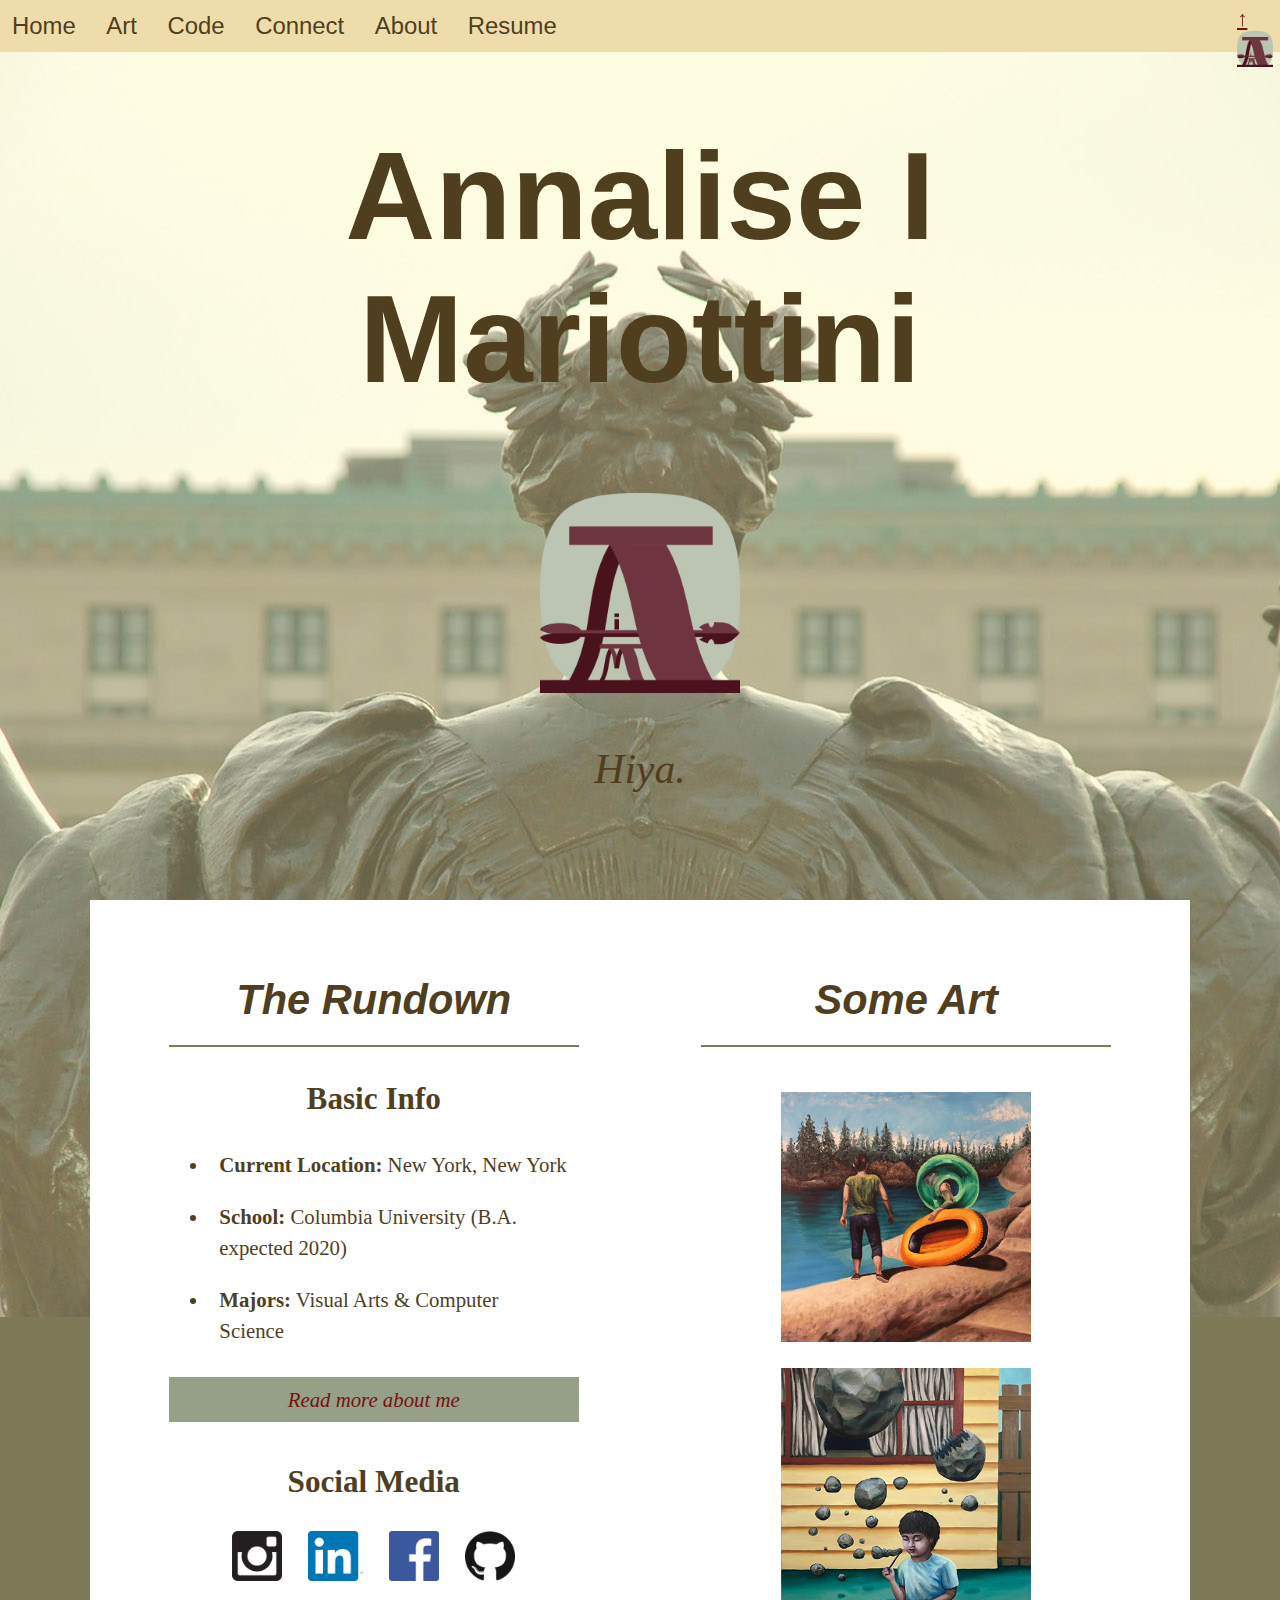
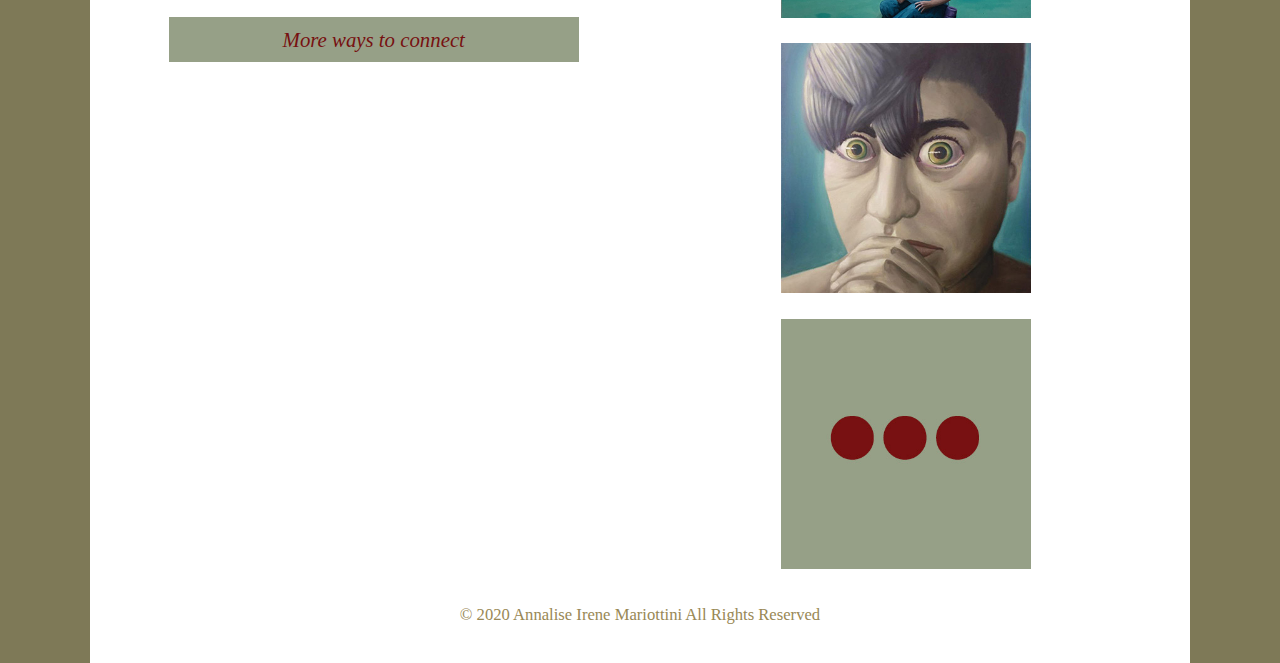
<file: index.html>
<!DOCTYPE html>
<html>
<head>
    <title>
        AIM - 
Home
    </title>
    <meta charset="UTF-8" />
    <meta name="Author" content="Annalise Irene Mariottini">
    <meta name="keywords" content="Irene Mariottini, art, artist, columbia, new york" lang="en-us">
    <link rel='shortcut icon' href='favicon.ico' type='image/x-icon'/>
    <link rel="stylesheet" type="text/css" href="css/main.css">
    <link rel="stylesheet" type="text/css" media="(max-device-width:769px)" href="css/mobile.css">
    <script src="js/main.js"></script>
    <script src="js/scroll.js"></script>
    <script src="js/dropDown.js"></script>
    <script src="js/overlay.js"></script>
</head>
<body id="top">
    <a href="#top" id="logo" onclick="scrollToTop(); return false;">
        <span>&uarr;</span>
        <img src="images/logo192.png" height="50px" width="50px"/>
    </a>
   <nav>
        <ul>
            <li><a href="/">Home</a></li>
            <li><a href="art.html">Art</a></li>
            <li><a href="code.html">Code</a></li>
            <!--
            <li><a href="blog.html">Blog</a></li>
            -->
            <li><a href="connect.html">Connect</a></li>
            <li><a href="about.html">About</a></li>
            <li class="slide" onclick="dropDown(this)">
                <a>Resume</a>
                <ul>
                    <li><a href="resume_art.pdf">Art</a></li>
                    <li><a href="resume_tech.pdf">Tech</a></li>
                </ul>
            </li>
        </ul>
            </nav>
    <header class="unstuck">
        <h1>
Annalise I Mariottini
        </h1>
        <div id="headlogo">
            <img src="images/logo512.png" alt="AIM Logo" height="200" width="200"/>
        </div>
        <p>
Hiya.
        </p>
    </header>
<div id="scrolling">
    <div class="left">
        <h2>The Rundown</h2>
        <h3>Basic Info</h3>
        <ul class="spread_list">
            <li><strong>Current Location:</strong> New York, New York</li>
            <li><strong>School:</strong> Columbia University (B.A. expected 2020)</li>
            <li><strong>Majors:</strong> Visual Arts & Computer Science</li>
        </ul>
        <a href="about.html" class="block_link" style="margin-bottom:2em;">Read more about me</a>
        <h3>Social Media</h3>
        <ul class="horiz_list">
            <li><a href="https://www.instagram.com/anleesem_art_ini"><img src="images/instagram.png" alt="Instagram" height="50" width="50" /></a></li>
            <li><a href="https://www.linkedin.com/in/amariottini"><img src="images/linkedin.png" alt="LinkedIn" height="50" width="55" /></a></li>
            <li><a href="https://www.facebook.com/annaliseirene"><img src="images/facebook.png" alt="Facebook" height="50" width="50" /></a></li>
            <li><a href="https://www.github.com/aim2120"><img src="images/github.png" alt="GitHub" height="50" width="50" /></a></li>
        </ul>
        <a href="connect.html" class="block_link">More ways to connect</a>
    </div>
    <div class="divide"></div>
    <div class="right" id="changeImages">
        <h2>Some Art</h2>
        <a class="art_box" href="images/Painting/Doris_Lake_20151203.jpg" onmouseover="toggleTitle(this)" onmouseout="toggleTitle(this)" ><img src="images/thumbs/Doris_Lake_20151203.jpg" alt="Doris Lake" height="250" width="250" /><span class="hidden">Doris Lake</span></a>
        <a class="art_box" href="images/Painting/Rock_Soap_Bubbles_20151202.jpg" onmouseover="toggleTitle(this)" onmouseout="toggleTitle(this)" ><img src="images/thumbs/Rock_Soap_Bubbles_20151202.jpg" alt="Rock Soap Bubbles" height="250" width="250" /><span class="hidden">Rock Soap Bubbles</span></a>
        <a class="art_box" href="images/Painting/Self_Portrait_2_20151201.jpg" onmouseover="toggleTitle(this)" onmouseout="toggleTitle(this)" ><img src="images/thumbs/Self_Portrait_2_20151201.jpg" alt="Self Portrait 2" height="250" width="250" /><span class="hidden">Self Portrait 2</span></a>
        <a class="art_box" href="art.html" onmouseover="toggleTitle(this)" onmouseout="toggleTitle(this)" ><img src="images/thumbs/empty.jpg" alt="See more..." height="250" width="250"/><span class="hidden visible-on-mobile">See more</span></a>
    </div>
    <footer>
        &copy; 2020 Annalise Irene Mariottini All Rights Reserved
    </footer>
</div>
</body>
</html>
</file>
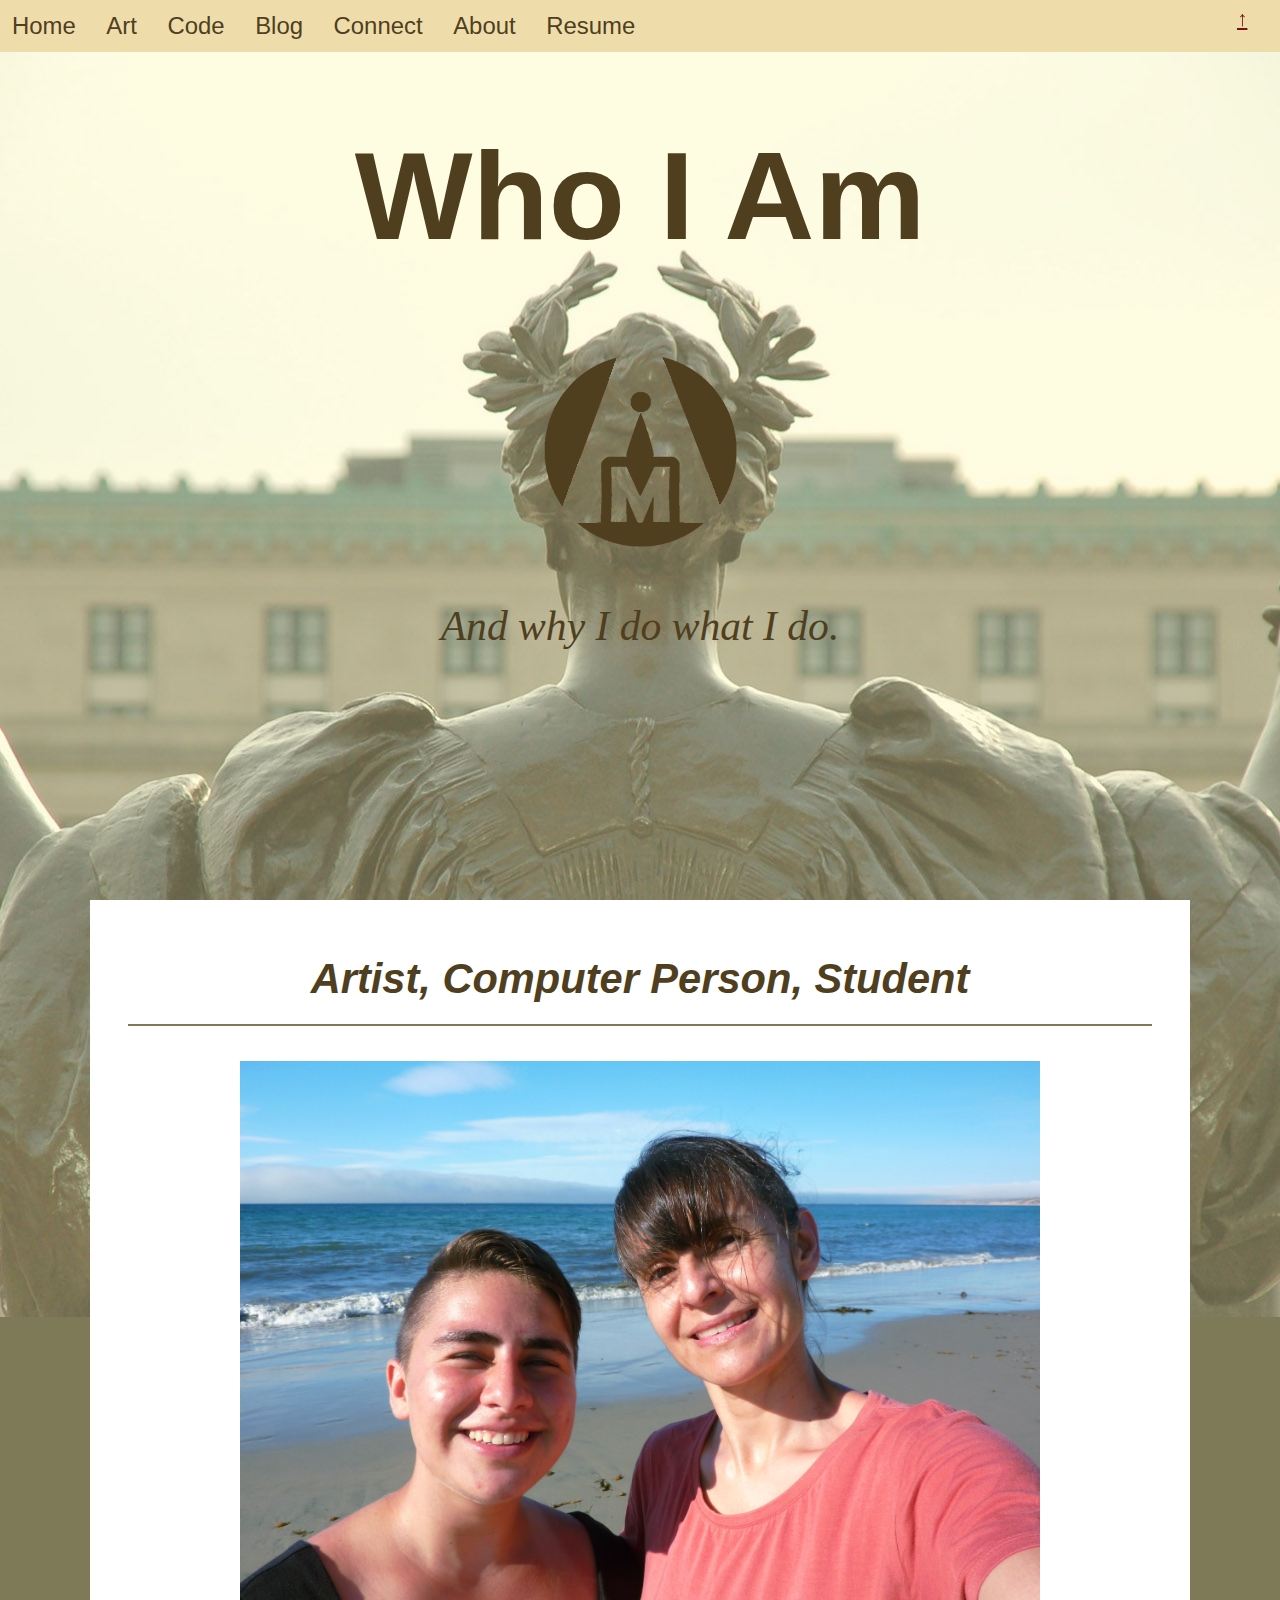
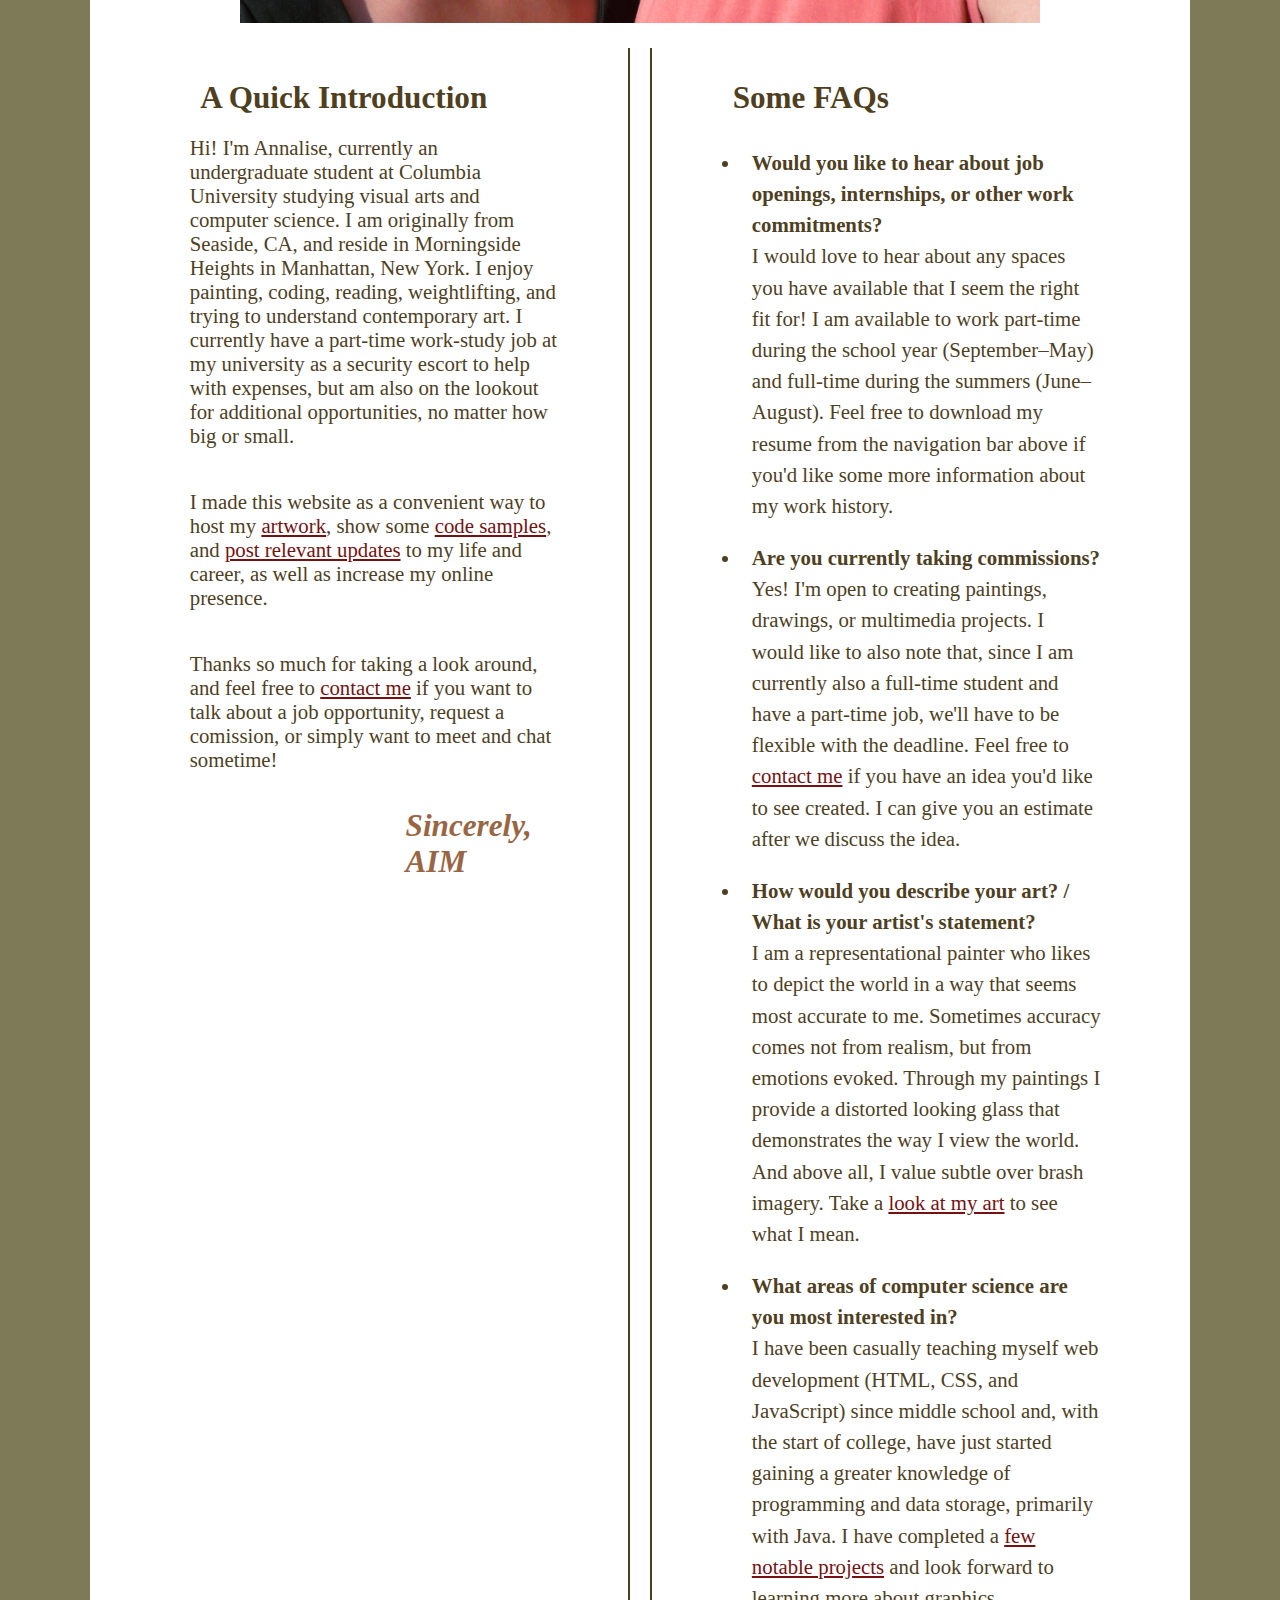
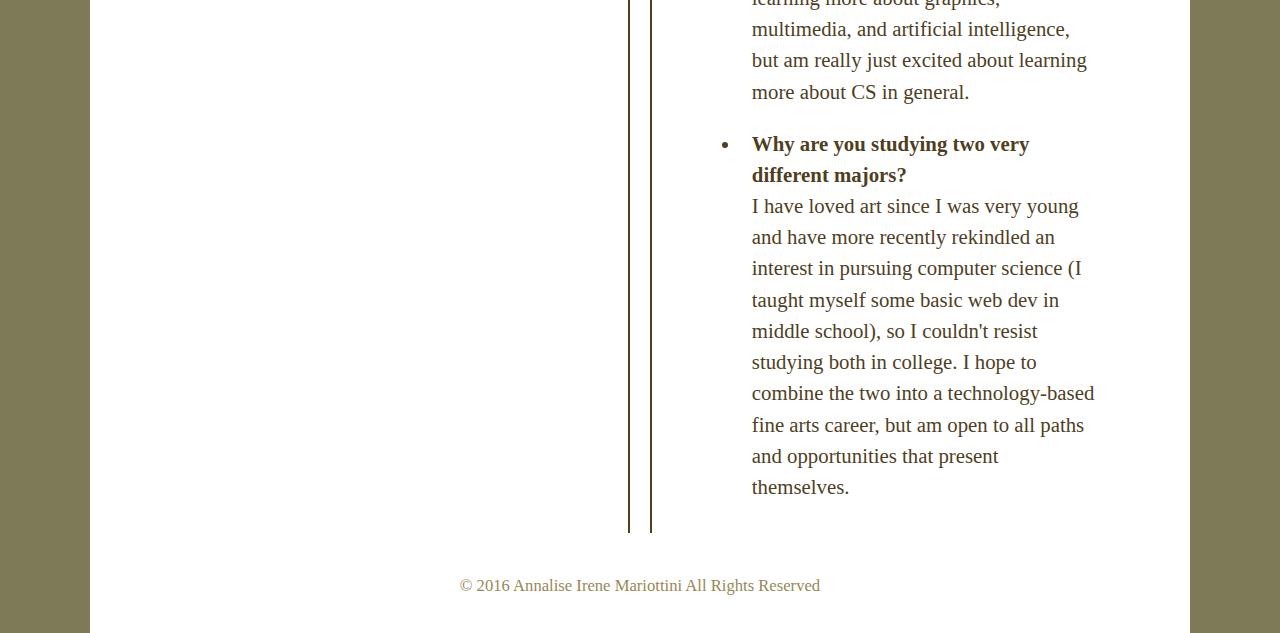
<file: about.html>
<!DOCTYPE html>
<html>
<head>
	<title>AIM - About</title>
	<meta charset="UTF-8" />
	<meta name="Author" content="Annalise Irene Mariottini">
	<meta name="keywords" content="Irene Mariottini, art, artist, columbia, new york" lang="en-us">
	<link rel='shortcut icon' href='favicon.ico' type='image/x-icon'/>
	<link rel="stylesheet" type="text/css" href="css/main.css">
	<link rel="stylesheet" type="text/css" media="(max-device-width:769px)" href="css/mobile.css">
	<script src="js/main.js"></script>
	<script src="js/scroll.js"></script>
	<script src="js/mobileDrop.js"></script>
	<script src="js/overlay.js"></script>
	<script src="js/even.js"></script>
</head>
<body id="top">
	<a href="#top" id="logo" onclick="scrollToTop(); return false;">&uarr;</a>
	<nav>
		<ul>
			<li><a href="/~aim2120/">Home</a></li>
			<li><a href="art.html">Art</a></li>
			<li><a href="code.html">Code</a></li>
			<li><a href="blog.html">Blog</a></li>
			<li><a href="connect.html">Connect</a></li>
			<li><a href="about.html">About</a></li>
			<li class="slide" onclick="dropDown(this)">
				<a>Resume</a>
				<ul>
					<li><a href="resume.pdf">General</a></li>
					<li><a href="resume_art.pdf">Art</a></li>
				</ul>
			</li>
		</ul>
	</nav>
	<header class="unstuck">
		<h1>Who I Am</h1>
		<img src="images/logo_200.png" alt="AIM Logo" height="200" width="200"/>
		<p>
			And why I do what I do.
		</p>
	</header>
	<div id="scrolling">
		<h2>Artist, Computer Person, Student</h2>
		<div class="art_box" style="display:block; width:800px; margin:0 auto;" onmouseover="toggleTitle(this)" onmouseout="toggleTitle(this)">
			<img src="images/about_pic.jpg" alt="Mom and I" height="562" width="800" />
			<span class="hidden">Mom and I (I'm on the left)</span>
		</div>
		<div class="left" style="text-align: left;">
			<h3>A Quick Introduction</h3>
			<p class="little_block">
				Hi! I'm Annalise, currently an undergraduate student at Columbia University studying visual arts and computer science. I am originally from Seaside, CA, and reside in Morningside Heights in Manhattan, New York. I enjoy painting, coding, reading, weightlifting, and trying to understand contemporary art. I currently have a part-time work-study job at my university as a security escort to help with expenses, but am also on the lookout for additional opportunities, no matter how big or small.
			</p>
			<p class="little_block">
				I made this website as a convenient way to host my <a href="art.html">artwork</a>, show some <a href="code.html">code samples</a>, and <a href="blog.html">post relevant updates</a> to my life and career, as well as increase my online presence.
			</p>
			<p class="little_block">
				Thanks so much for taking a look around, and feel free to <a href="connect.html">contact me</a> if you want to talk about a job opportunity, request a comission, or simply want to meet and chat sometime!
			</p>
			<aside style="text-align:left;">
				Sincerely,<br>
				AIM
			</aside>
		</div>
		<div class="divide"></div>
		<div class="right" style="text-align: left;">
			<h3>Some FAQs</h3>
			<ul class="spread_list">
				<li><strong>Would you like to hear about job openings, internships, or other work commitments?</strong><br>I would love to hear about any spaces you have available that I seem the right fit for! I am available to work part-time during the school year (September–May) and full-time during the summers (June–August). Feel free to download my resume from the navigation bar above if you'd like some more information about my work history.</li>
				<li><strong>Are you currently taking commissions?</strong><br>Yes! I'm open to creating paintings, drawings, or multimedia projects. I would like to also note that, since I am currently also a full-time student and have a part-time job, we'll have to be flexible with the deadline. Feel free to <a href="connect.html">contact me</a> if you have an idea you'd like to see created. I can give you an estimate after we discuss the idea.
				</li>
				<li><strong>How would you describe your art? / What is your artist's statement?</strong><br>I am a representational painter who likes to depict the world in a way that seems most accurate to me. Sometimes accuracy comes not from realism, but from emotions evoked. Through my paintings I provide a distorted looking glass that demonstrates the way I view the world. And above all, I value subtle over brash imagery. Take a <a href="art.html">look at my art</a> to see what I mean.</li>
				<li><strong>What areas of computer science are you most interested in?</strong><br>I have been casually teaching myself web development (HTML, CSS, and JavaScript) since middle school and, with the start of college, have just started gaining a greater knowledge of programming and data storage, primarily with Java. I have completed a <a href="code.html">few notable projects</a> and look forward to learning more about graphics, multimedia, and artificial intelligence, but am really just excited about learning more about CS in general.</li>
				<li><strong>Why are you studying two very different majors?</strong><br>I have loved art since I was very young and have more recently rekindled an interest in pursuing computer science (I taught myself some basic web dev in middle school), so I couldn't resist studying both in college. I hope to combine the two into a technology-based fine arts career, but am open to all paths and opportunities that present themselves.</li>
			</ul>
		</div>
		<footer>
			&copy; 2016 Annalise Irene Mariottini All Rights Reserved
		</footer>
	</div>
	
</body>
</html>
</file>
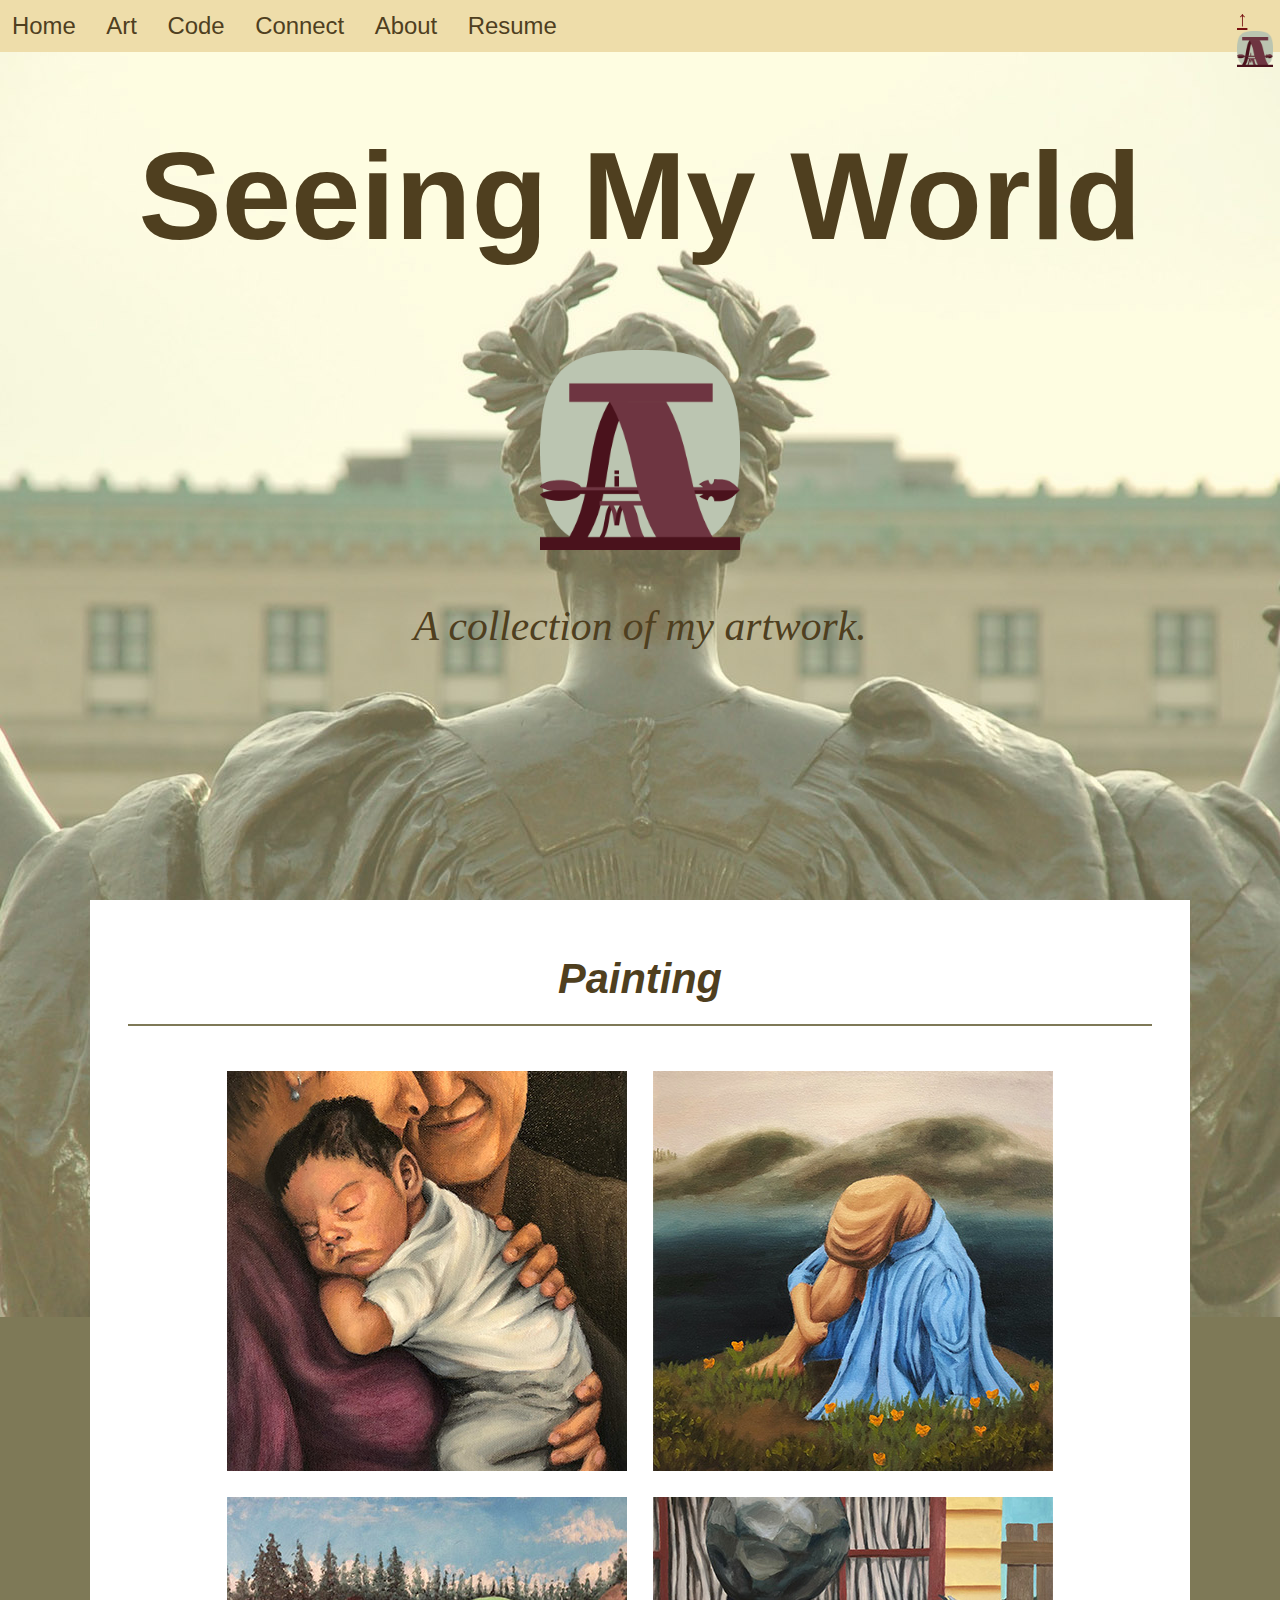
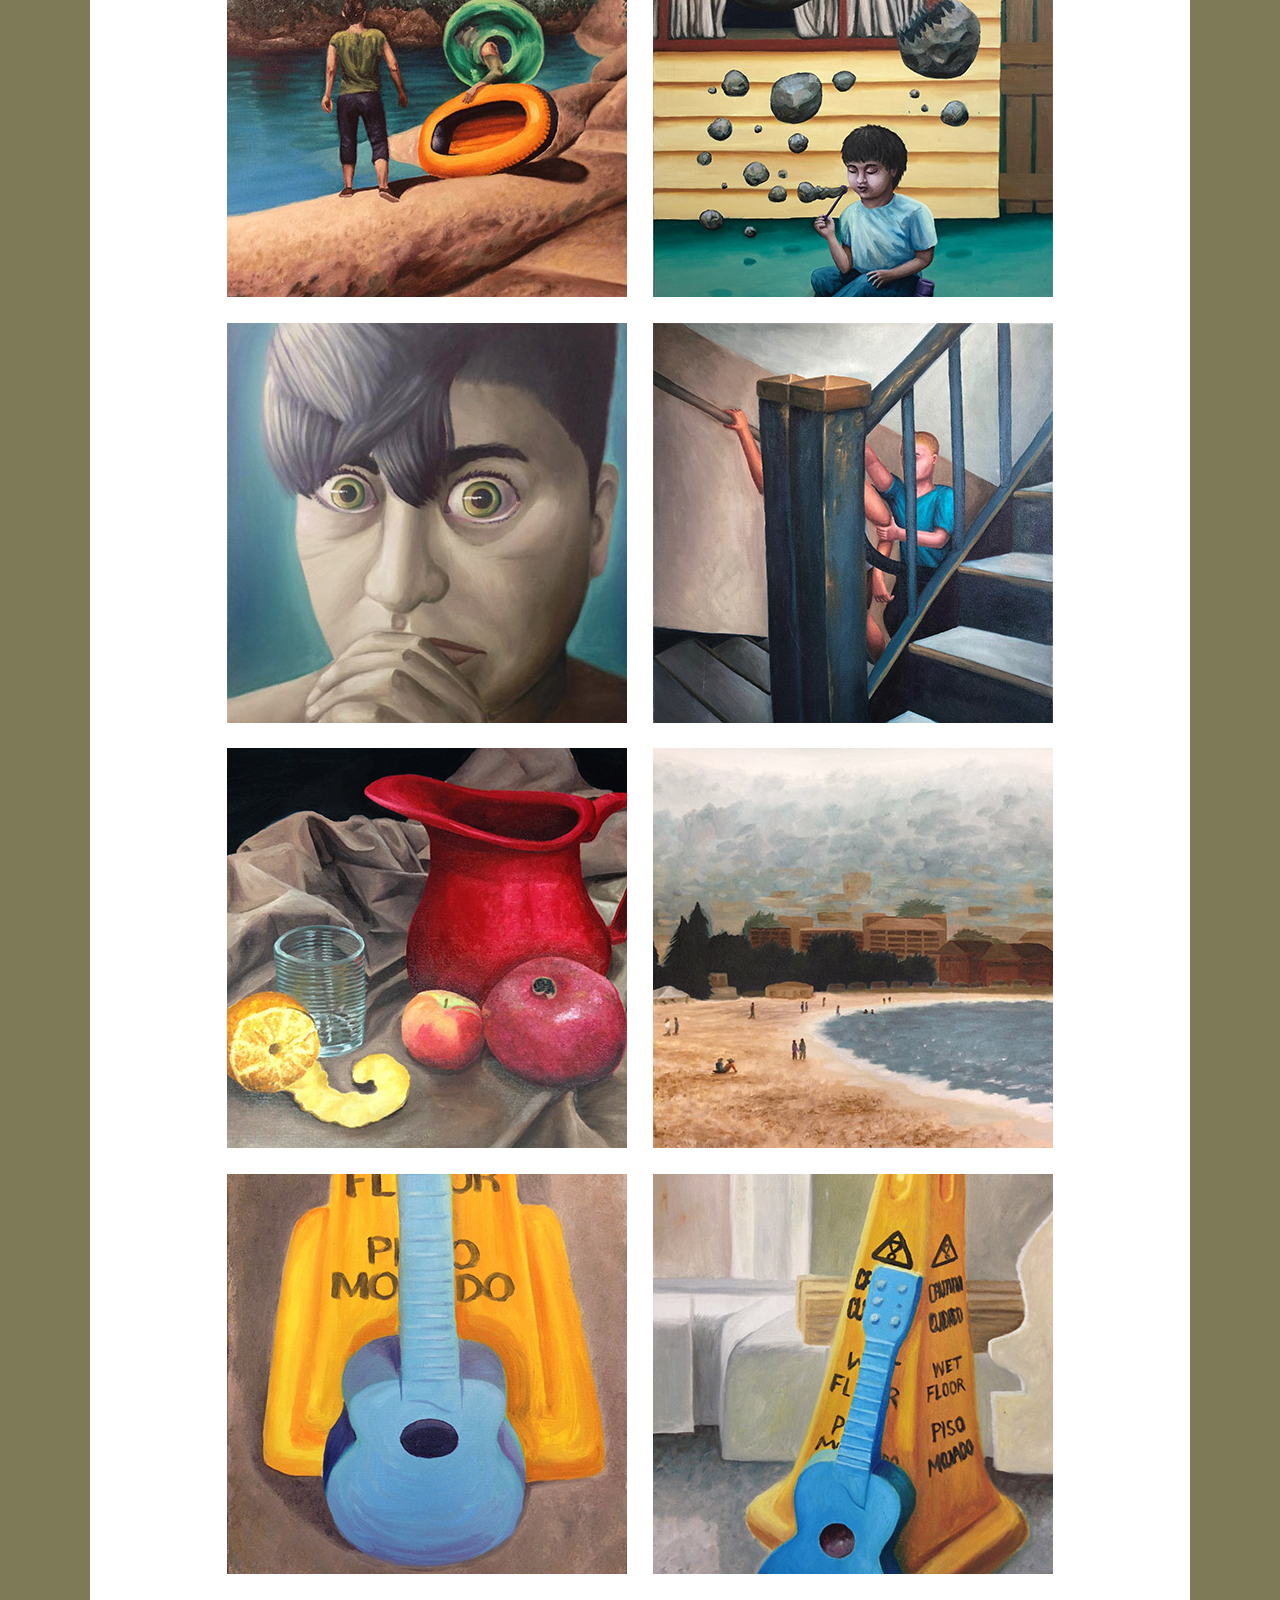
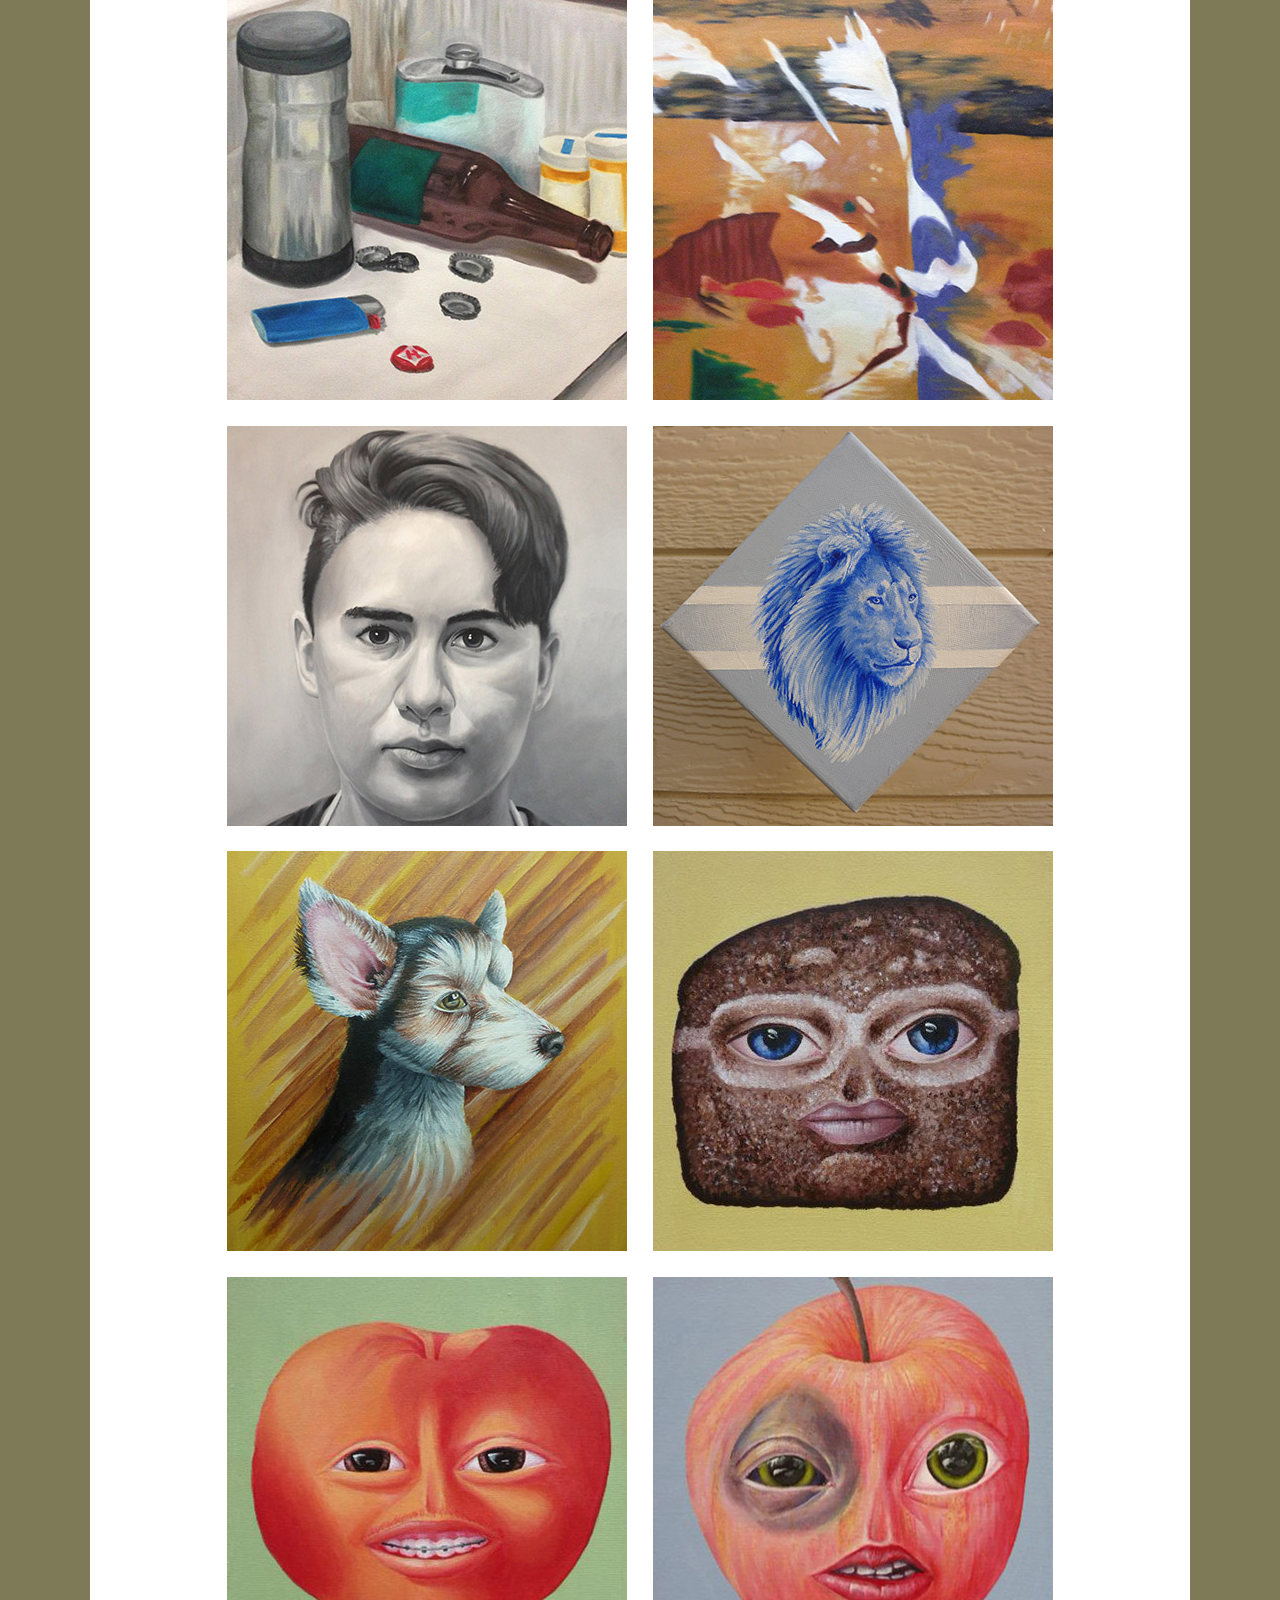
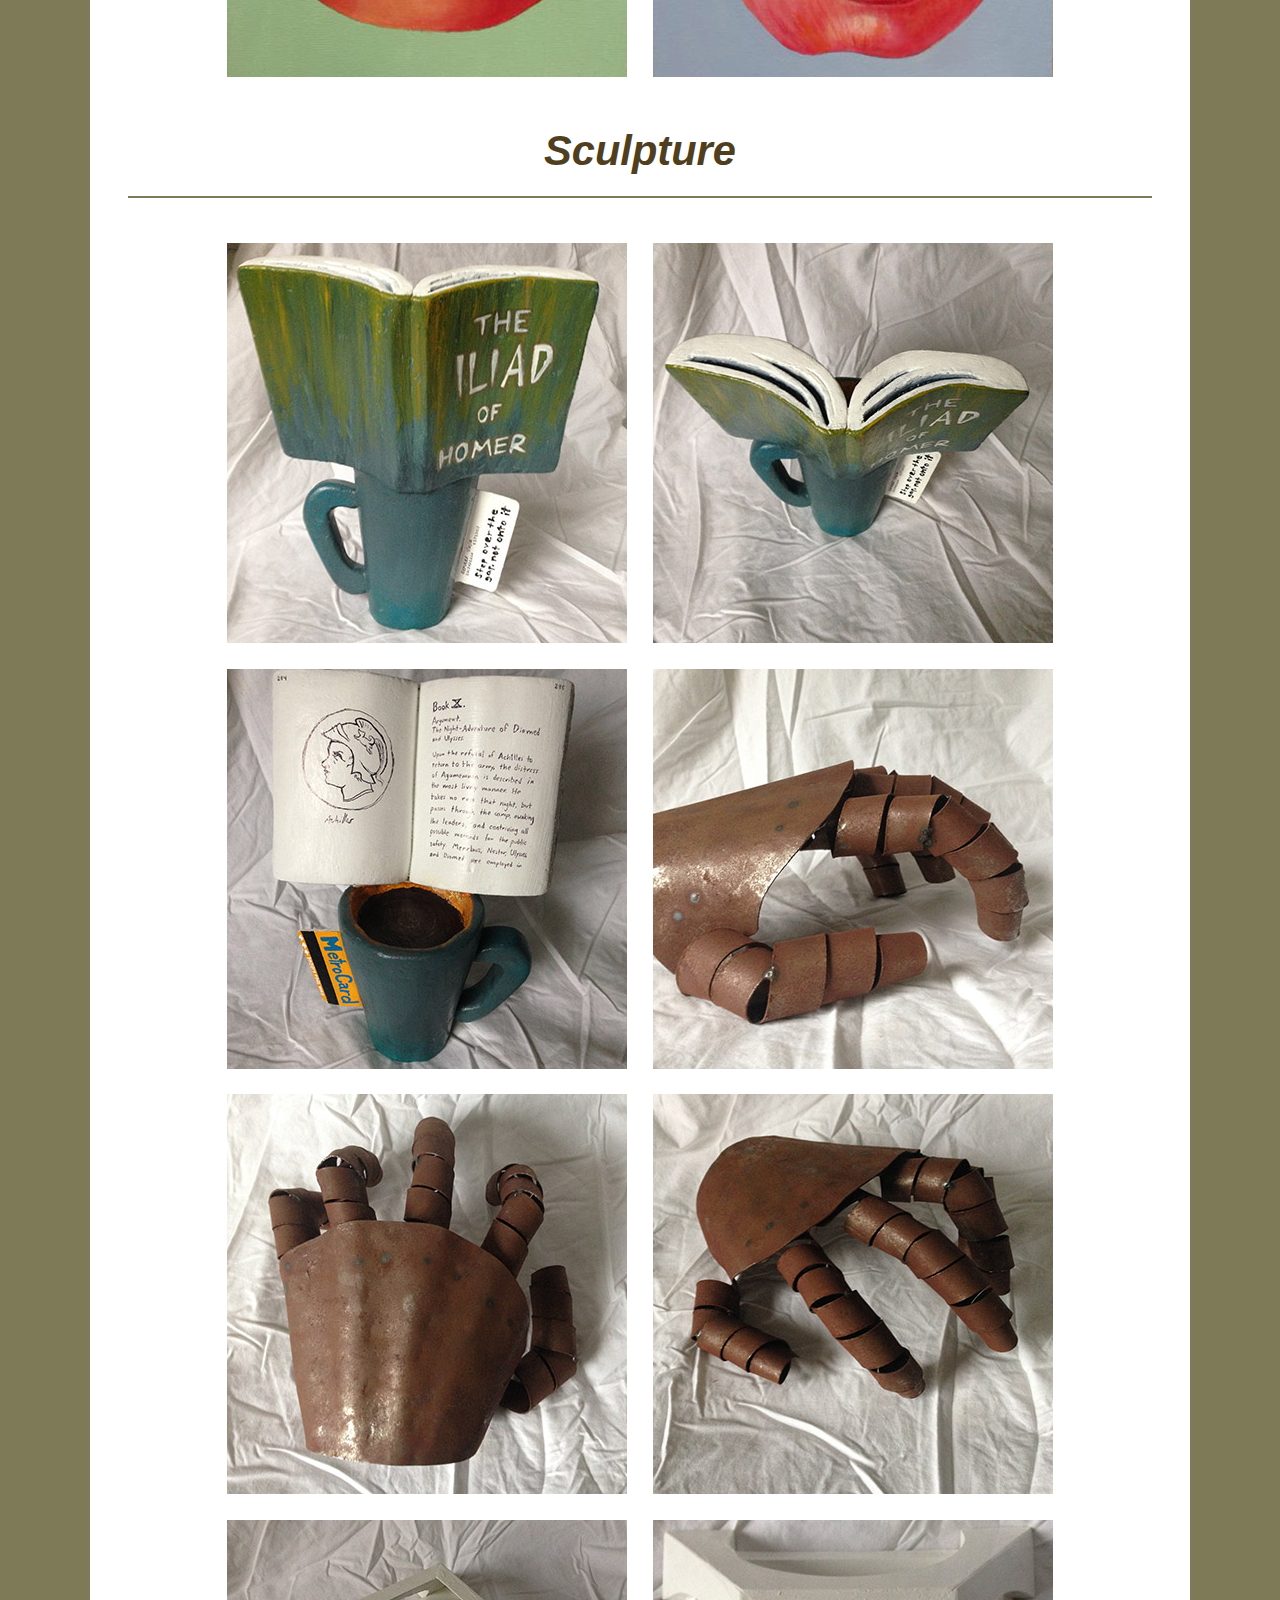
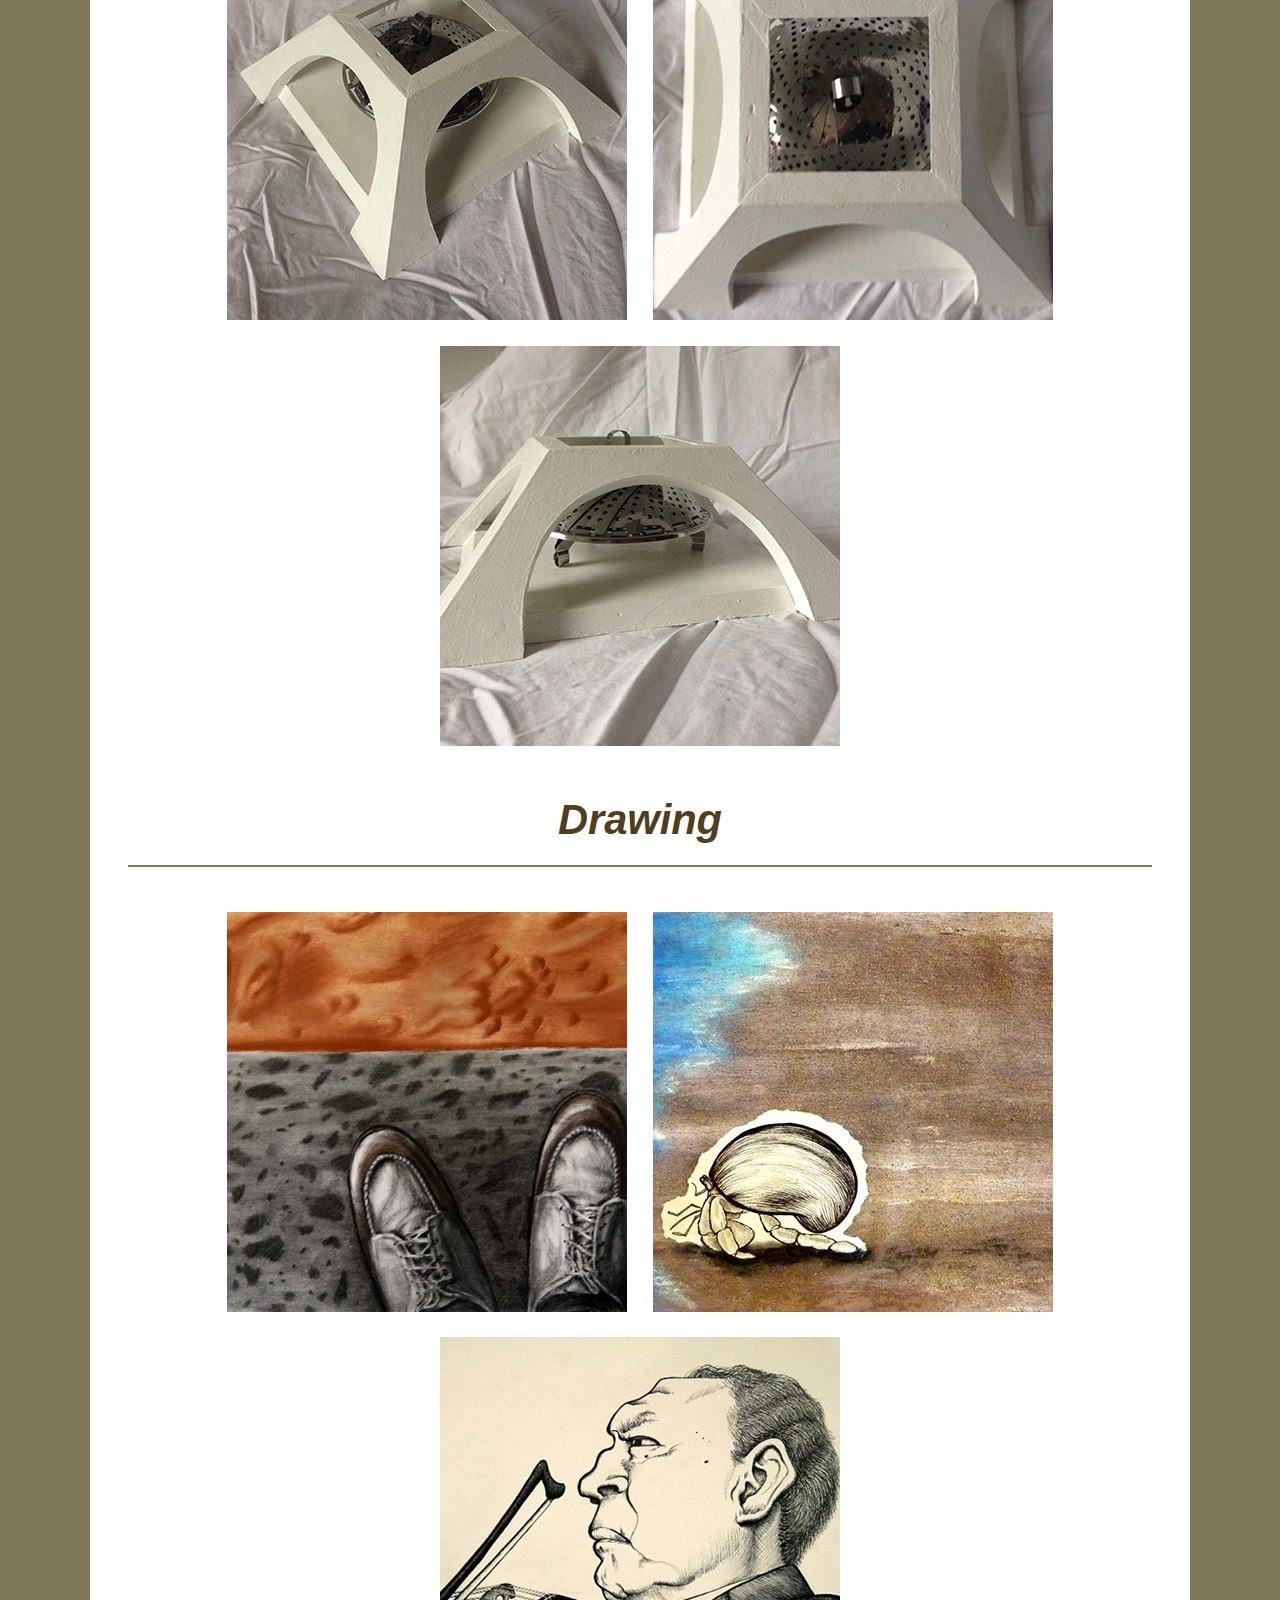
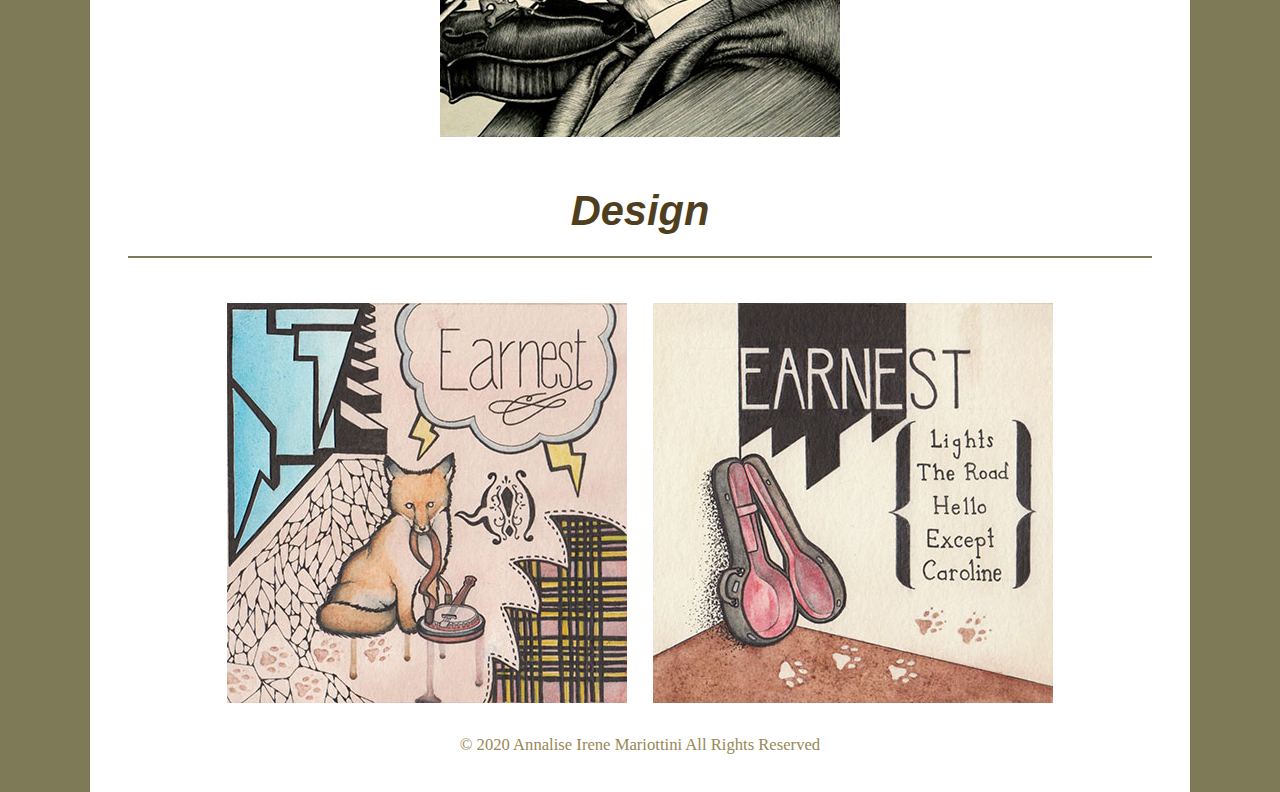
<file: art_copy.html>
<!DOCTYPE html>
<html>
<head>
    <title>
        AIM - 
Art
    </title>
    <meta charset="UTF-8" />
    <meta name="Author" content="Annalise Irene Mariottini">
    <meta name="keywords" content="Irene Mariottini, art, artist, columbia, new york" lang="en-us">
    <link rel='shortcut icon' href='favicon.ico' type='image/x-icon'/>
    <link rel="stylesheet" type="text/css" href="css/main.css">
    <link rel="stylesheet" type="text/css" media="(max-device-width:769px)" href="css/mobile.css">
    <script src="js/main.js"></script>
    <script src="js/scroll.js"></script>
    <script src="js/dropDown.js"></script>
    <script src="js/overlay.js"></script>
</head>
<body id="top">
    <a href="#top" id="logo" onclick="scrollToTop(); return false;">
        <span>&uarr;</span>
        <img src="images/logo192.png" height="50px" width="50px"/>
    </a>
   <nav>
        <ul>
            <li><a href="index.html">Home</a></li>
            <li><a href="art.html">Art</a></li>
            <li><a href="code.html">Code</a></li>
            <!--
            <li><a href="blog.html">Blog</a></li>
            -->
            <li><a href="connect.html">Connect</a></li>
            <li><a href="about.html">About</a></li>
            <li class="slide" onclick="dropDown(this)">
                <a>Resume</a>
                <ul>
                    <li><a href="resume.pdf">General</a></li>
                    <li><a href="resume_art.pdf">Art</a></li>
                </ul>
            </li>
        </ul>
            </nav>
    <header class="unstuck">
        <h1>
Seeing My World
        </h1>
        <div id="headlogo">
            <img src="images/logo512.png" alt="AIM Logo" height="200" width="200"/>
        </div>
        <p>
A collection of my artwork.
        </p>
    </header>
        <div id="scrolling">
        <!--$artContentStart-->

<div>
<a name="Painting"></a><h2>Painting</h2>
<a class="art_box" href="images/Painting/Fernandez-Carrasquero_Family_20200624.jpg" onmouseover="toggleTitle(this)" onmouseout="toggleTitle(this)" ><img src="images/thumbs/Fernandez-Carrasquero_Family_20200624.jpg" alt="Painting - Fernandez-Carrasquero Family" height="400" width="400" /><span class="hidden">Fernandez-Carrasquero Family</span></a>
<a class="art_box" href="images/Painting/Golden_State_20200522.jpg" onmouseover="toggleTitle(this)" onmouseout="toggleTitle(this)" ><img src="images/thumbs/Golden_State_20200522.jpg" alt="Painting - Golden State" height="400" width="400" /><span class="hidden">Golden State</span></a>
<a class="art_box" href="images/Painting/Doris_Lake_20151203.jpg" onmouseover="toggleTitle(this)" onmouseout="toggleTitle(this)" ><img src="images/thumbs/Doris_Lake_20151203.jpg" alt="Painting - Doris Lake" height="400" width="400" /><span class="hidden">Doris Lake</span></a>
<a class="art_box" href="images/Painting/Rock_Soap_Bubbles_20151202.jpg" onmouseover="toggleTitle(this)" onmouseout="toggleTitle(this)" ><img src="images/thumbs/Rock_Soap_Bubbles_20151202.jpg" alt="Painting - Rock Soap Bubbles" height="400" width="400" /><span class="hidden">Rock Soap Bubbles</span></a>
<a class="art_box" href="images/Painting/Self_Portrait_2_20151201.jpg" onmouseover="toggleTitle(this)" onmouseout="toggleTitle(this)" ><img src="images/thumbs/Self_Portrait_2_20151201.jpg" alt="Painting - Self Portrait 2" height="400" width="400" /><span class="hidden">Self Portrait 2</span></a>
<a class="art_box" href="images/Painting/Savior_20151102.jpg" onmouseover="toggleTitle(this)" onmouseout="toggleTitle(this)" ><img src="images/thumbs/Savior_20151102.jpg" alt="Painting - Savior" height="400" width="400" /><span class="hidden">Savior</span></a>
<a class="art_box" href="images/Painting/Vanitas_Inspired_Still_Life_20151002.jpg" onmouseover="toggleTitle(this)" onmouseout="toggleTitle(this)" ><img src="images/thumbs/Vanitas_Inspired_Still_Life_20151002.jpg" alt="Painting - Vanitas Inspired Still Life" height="400" width="400" /><span class="hidden">Vanitas Inspired Still Life</span></a>
<a class="art_box" href="images/Painting/Monterey_Bay_20151001.jpg" onmouseover="toggleTitle(this)" onmouseout="toggleTitle(this)" ><img src="images/thumbs/Monterey_Bay_20151001.jpg" alt="Painting - Monterey Bay" height="400" width="400" /><span class="hidden">Monterey Bay</span></a>
<a class="art_box" href="images/Painting/Safety_Cone_and_Blue_Guitar_2_20150902.jpg" onmouseover="toggleTitle(this)" onmouseout="toggleTitle(this)" ><img src="images/thumbs/Safety_Cone_and_Blue_Guitar_2_20150902.jpg" alt="Painting - Safety Cone and Blue Guitar 2" height="400" width="400" /><span class="hidden">Safety Cone and Blue Guitar 2</span></a>
<a class="art_box" href="images/Painting/Safety_Cone_and_Blue_Guitar_1_20150901.jpg" onmouseover="toggleTitle(this)" onmouseout="toggleTitle(this)" ><img src="images/thumbs/Safety_Cone_and_Blue_Guitar_1_20150901.jpg" alt="Painting - Safety Cone and Blue Guitar 1" height="400" width="400" /><span class="hidden">Safety Cone and Blue Guitar 1</span></a>
<a class="art_box" href="images/Painting/Narrative_Still_Life_20150701.jpg" onmouseover="toggleTitle(this)" onmouseout="toggleTitle(this)" ><img src="images/thumbs/Narrative_Still_Life_20150701.jpg" alt="Painting - Narrative Still Life" height="400" width="400" /><span class="hidden">Narrative Still Life</span></a>
<a class="art_box" href="images/Painting/Abstract_Practice_20150602.jpg" onmouseover="toggleTitle(this)" onmouseout="toggleTitle(this)" ><img src="images/thumbs/Abstract_Practice_20150602.jpg" alt="Painting - Abstract Practice" height="400" width="400" /><span class="hidden">Abstract Practice</span></a>
<a class="art_box" href="images/Painting/Self_Portrait_1_20150601.jpg" onmouseover="toggleTitle(this)" onmouseout="toggleTitle(this)" ><img src="images/thumbs/Self_Portrait_1_20150601.jpg" alt="Painting - Self Portrait 1" height="400" width="400" /><span class="hidden">Self Portrait 1</span></a>
<a class="art_box" href="images/Painting/Columbia_Lion_20141101.JPG" onmouseover="toggleTitle(this)" onmouseout="toggleTitle(this)" ><img src="images/thumbs/Columbia_Lion_20141101.JPG" alt="Painting - Columbia Lion" height="400" width="400" /><span class="hidden">Columbia Lion</span></a>
<a class="art_box" href="images/Painting/Carissa's_Dog_20141001.jpg" onmouseover="toggleTitle(this)" onmouseout="toggleTitle(this)" ><img src="images/thumbs/Carissa's_Dog_20141001.jpg" alt="Painting - Carissa's Dog" height="400" width="400" /><span class="hidden">Carissa's Dog</span></a>
<a class="art_box" href="images/Painting/Burnt_Toast_20140801.jpg" onmouseover="toggleTitle(this)" onmouseout="toggleTitle(this)" ><img src="images/thumbs/Burnt_Toast_20140801.jpg" alt="Painting - Burnt Toast" height="400" width="400" /><span class="hidden">Burnt Toast</span></a>
<a class="art_box" href="images/Painting/Peach_Fuzz_20140702.jpg" onmouseover="toggleTitle(this)" onmouseout="toggleTitle(this)" ><img src="images/thumbs/Peach_Fuzz_20140702.jpg" alt="Painting - Peach Fuzz" height="400" width="400" /><span class="hidden">Peach Fuzz</span></a>
<a class="art_box" href="images/Painting/Bruised_Apple_20140701.jpg" onmouseover="toggleTitle(this)" onmouseout="toggleTitle(this)" ><img src="images/thumbs/Bruised_Apple_20140701.jpg" alt="Painting - Bruised Apple" height="400" width="400" /><span class="hidden">Bruised Apple</span></a>

</div>
<div>
<a name="Sculpture"></a><h2>Sculpture</h2>
<a class="art_box" href="images/Sculpture/Travel_Mug_(back)_20150401.JPG" onmouseover="toggleTitle(this)" onmouseout="toggleTitle(this)" ><img src="images/thumbs/Travel_Mug_(back)_20150401.JPG" alt="Sculpture - Travel Mug (back)" height="400" width="400" /><span class="hidden">Travel Mug (back)</span></a>
<a class="art_box" href="images/Sculpture/Travel_Mug_(top)_20150401.JPG" onmouseover="toggleTitle(this)" onmouseout="toggleTitle(this)" ><img src="images/thumbs/Travel_Mug_(top)_20150401.JPG" alt="Sculpture - Travel Mug (top)" height="400" width="400" /><span class="hidden">Travel Mug (top)</span></a>
<a class="art_box" href="images/Sculpture/Travel_Mug_(front)_20150401.JPG" onmouseover="toggleTitle(this)" onmouseout="toggleTitle(this)" ><img src="images/thumbs/Travel_Mug_(front)_20150401.JPG" alt="Sculpture - Travel Mug (front)" height="400" width="400" /><span class="hidden">Travel Mug (front)</span></a>
<a class="art_box" href="images/Sculpture/Hand_Sketch_(side)_20150301.JPG" onmouseover="toggleTitle(this)" onmouseout="toggleTitle(this)" ><img src="images/thumbs/Hand_Sketch_(side)_20150301.JPG" alt="Sculpture - Hand Sketch (side)" height="400" width="400" /><span class="hidden">Hand Sketch (side)</span></a>
<a class="art_box" href="images/Sculpture/Hand_Sketch_(top)_20150301.JPG" onmouseover="toggleTitle(this)" onmouseout="toggleTitle(this)" ><img src="images/thumbs/Hand_Sketch_(top)_20150301.JPG" alt="Sculpture - Hand Sketch (top)" height="400" width="400" /><span class="hidden">Hand Sketch (top)</span></a>
<a class="art_box" href="images/Sculpture/Hand_Sketch_(three_quarters)_20150301.JPG" onmouseover="toggleTitle(this)" onmouseout="toggleTitle(this)" ><img src="images/thumbs/Hand_Sketch_(three_quarters)_20150301.JPG" alt="Sculpture - Hand Sketch (three quarters)" height="400" width="400" /><span class="hidden">Hand Sketch (three quarters)</span></a>
<a class="art_box" href="images/Sculpture/Trapped_(three_quarters)_20150201.JPG" onmouseover="toggleTitle(this)" onmouseout="toggleTitle(this)" ><img src="images/thumbs/Trapped_(three_quarters)_20150201.JPG" alt="Sculpture - Trapped (three quarters)" height="400" width="400" /><span class="hidden">Trapped (three quarters)</span></a>
<a class="art_box" href="images/Sculpture/Trapped_(top)_20150201.JPG" onmouseover="toggleTitle(this)" onmouseout="toggleTitle(this)" ><img src="images/thumbs/Trapped_(top)_20150201.JPG" alt="Sculpture - Trapped (top)" height="400" width="400" /><span class="hidden">Trapped (top)</span></a>
<a class="art_box" href="images/Sculpture/Trapped_(side)_20150201.JPG" onmouseover="toggleTitle(this)" onmouseout="toggleTitle(this)" ><img src="images/thumbs/Trapped_(side)_20150201.JPG" alt="Sculpture - Trapped (side)" height="400" width="400" /><span class="hidden">Trapped (side)</span></a>

</div>
<div>
<a name="Drawing"></a><h2>Drawing</h2>
<a class="art_box" href="images/Drawing/Beach_Divide_20130201.jpg" onmouseover="toggleTitle(this)" onmouseout="toggleTitle(this)" ><img src="images/thumbs/Beach_Divide_20130201.jpg" alt="Drawing - Beach Divide" height="400" width="400" /><span class="hidden">Beach Divide</span></a>
<a class="art_box" href="images/Drawing/Off_to_Sea_20130101.jpg" onmouseover="toggleTitle(this)" onmouseout="toggleTitle(this)" ><img src="images/thumbs/Off_to_Sea_20130101.jpg" alt="Drawing - Off to Sea" height="400" width="400" /><span class="hidden">Off to Sea</span></a>
<a class="art_box" href="images/Drawing/The_Violinist_20121201.jpg" onmouseover="toggleTitle(this)" onmouseout="toggleTitle(this)" ><img src="images/thumbs/The_Violinist_20121201.jpg" alt="Drawing - The Violinist" height="400" width="400" /><span class="hidden">The Violinist</span></a>

</div>
<div>
<a name="Design"></a><h2>Design</h2>
<a class="art_box" href="images/Design/Earnest_Album_Art,_Cover_(commission)_20120301.jpg" onmouseover="toggleTitle(this)" onmouseout="toggleTitle(this)" ><img src="images/thumbs/Earnest_Album_Art,_Cover_(commission)_20120301.jpg" alt="Design - Earnest Album Art, Cover (commission)" height="400" width="400" /><span class="hidden">Earnest Album Art, Cover (commission)</span></a>
<a class="art_box" href="images/Design/Earnest_Album_Art,_Disc_(commission)_20120301.jpg" onmouseover="toggleTitle(this)" onmouseout="toggleTitle(this)" ><img src="images/thumbs/Earnest_Album_Art,_Disc_(commission)_20120301.jpg" alt="Design - Earnest Album Art, Disc (commission)" height="400" width="400" /><span class="hidden">Earnest Album Art, Disc (commission)</span></a>

</div>
        <!--$artContentEnd-->
        <footer>
            &copy; 2020 Annalise Irene Mariottini All Rights Reserved
        </footer>
    </div>
</body>
</html>
</file>
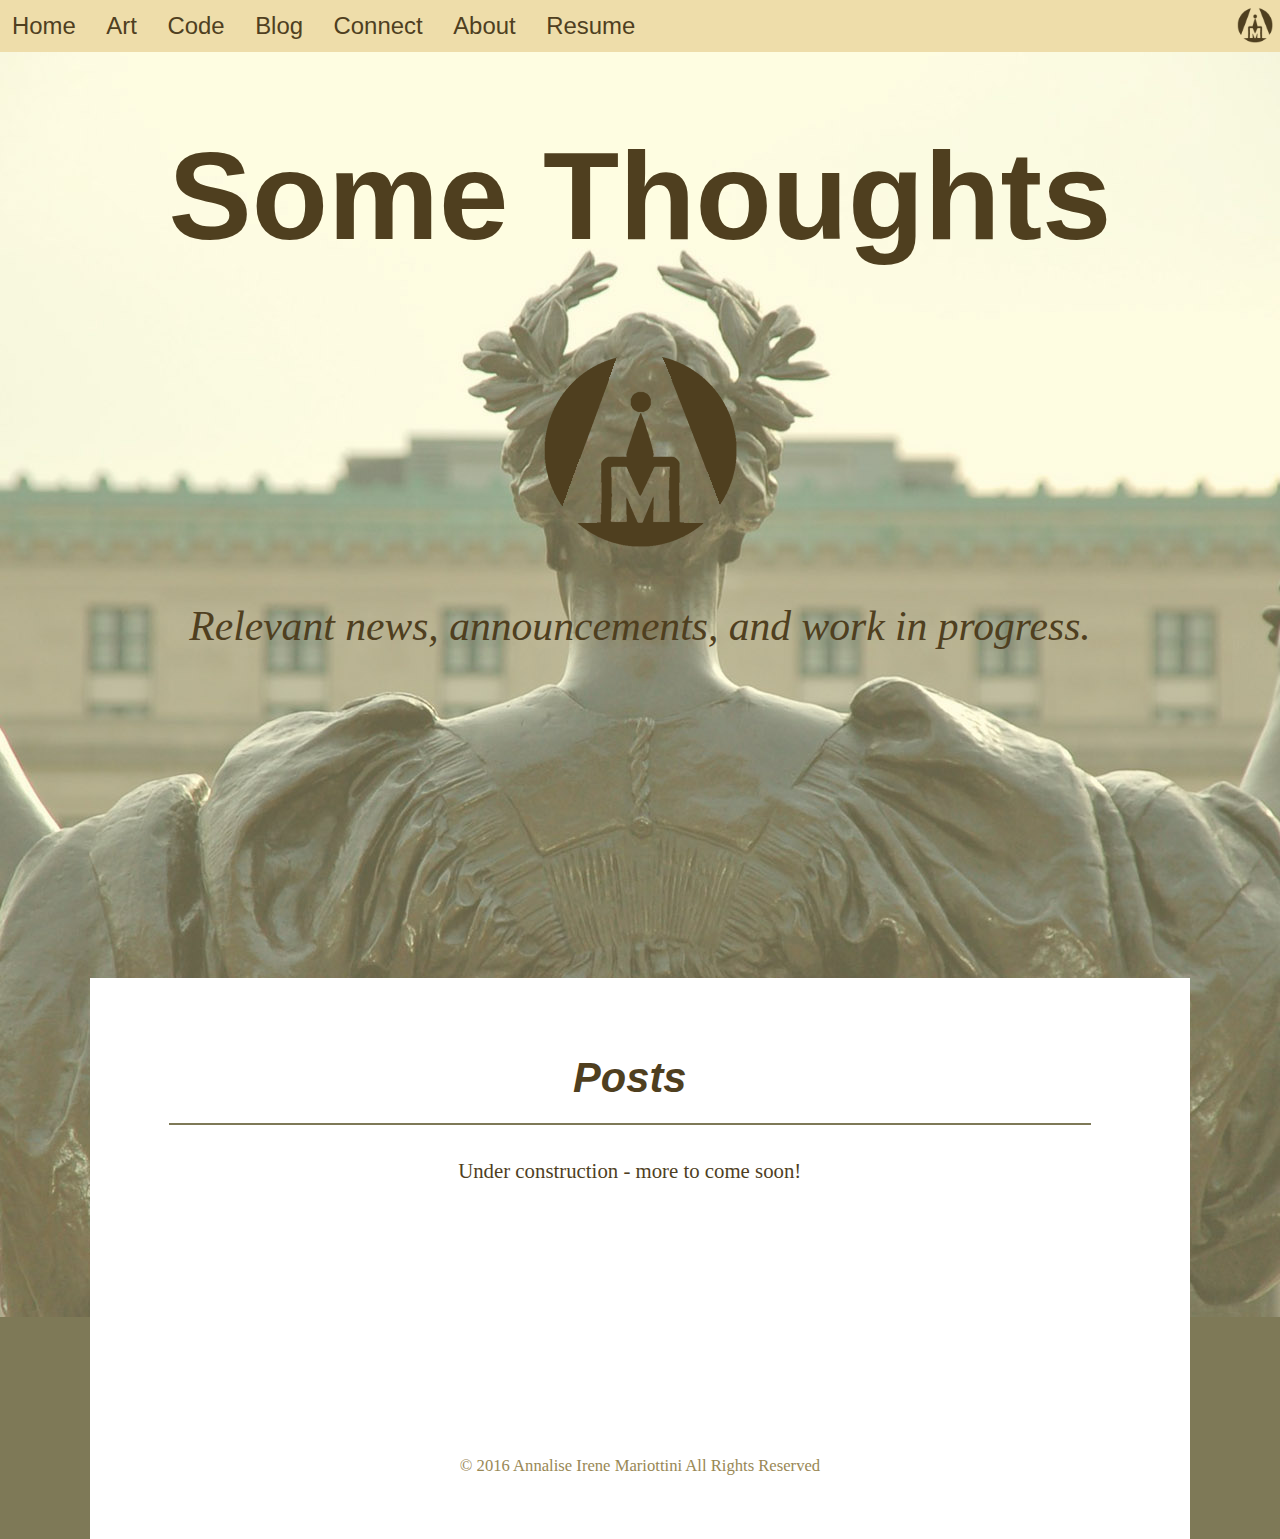
<file: blog.html>
<!DOCTYPE html>
<html>
<head>
	<title>AIM - Blog</title>
	<meta charset="UTF-8" />
	<meta name="Author" content="Annalise Irene Mariottini">
	<meta name="keywords" content="Irene Mariottini, art, artist, columbia, new york" lang="en-us">
	<link rel='shortcut icon' href='favicon.ico' type='image/x-icon'/>
	<link rel="stylesheet" type="text/css" href="css/main.css">
	<link rel="stylesheet" type="text/css" media="(max-device-width:769px)" href="css/mobile.css">
	<script src="js/scroll.js"></script>
	<script src="js/mobile_drop.js"></script>
	<script src="js/overlay.js"></script>
</head>
<body>
	<a href="index.html" id="logo"><img src="images/logo_100.png" alt="AIM Logo" /></a>
	<nav>
		<ul>
			<li><a href="index.html">Home</a></li>
			<li><a href="art.html">Art</a></li>
			<li><a href="code.html">Code</a></li>
			<li><a href="blog.html">Blog</a></li>
			<li><a href="connect.html">Connect</a></li>
			<li><a href="about.html">About</a></li>
			<li class="slide" onclick="dropDown(this)">
				<a>Resume</a>
				<ul>
					<li><a href="resume.pdf">General</a></li>
					<li><a href="resume_art.pdf">Art</a></li>
				</ul>
			</li>
		</ul>
	</nav>
	<header class="unstuck">
		<h1>Some Thoughts</h1>
		<img src="images/logo_200.png" alt="AIM Logo" height="200" width="200"/>
		<p>
			Relevant news, announcements, and work in progress.
		</p>
	</header>
	<div id="scrolling">
		<div class="center">
			<h2>Posts</h2>
			Under construction - more to come soon!
		</div>
		<footer>
			&copy; 2016 Annalise Irene Mariottini All Rights Reserved
		</footer>
	</div>
</body>
</html>
</file>
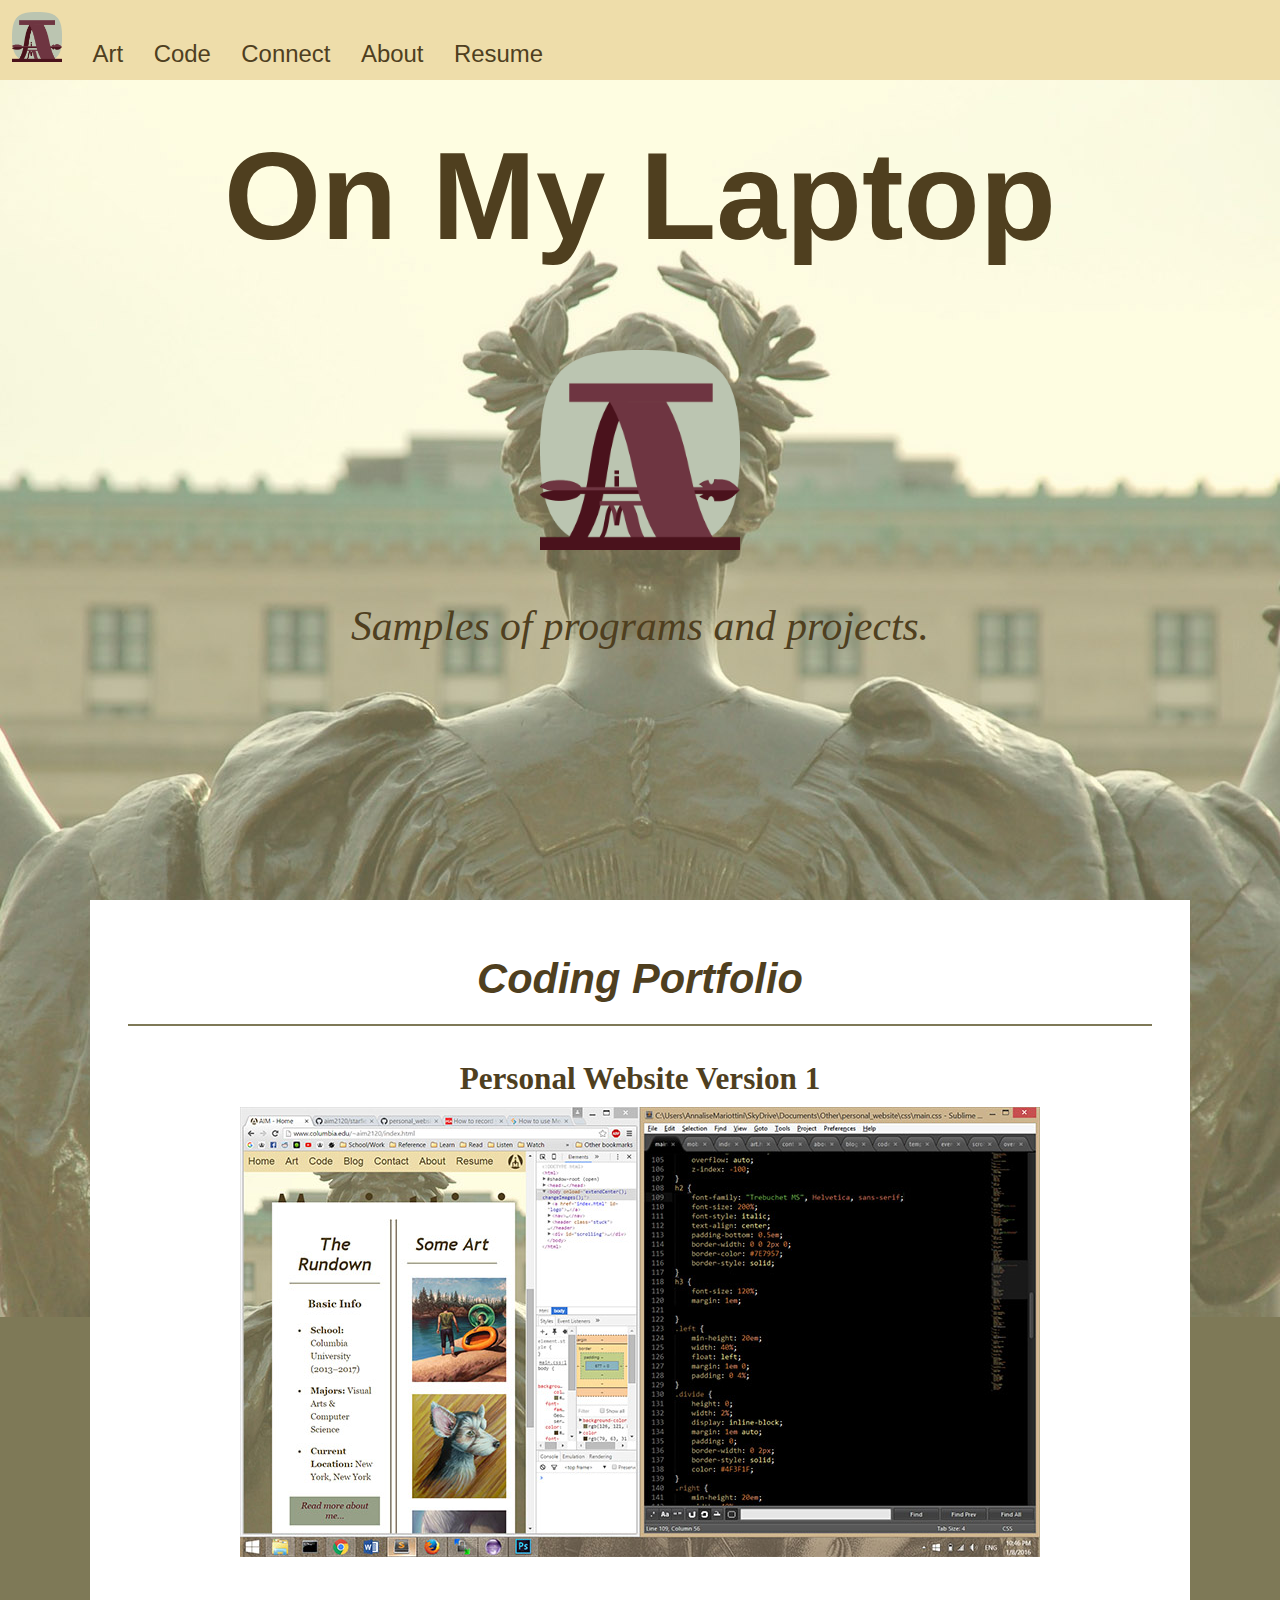
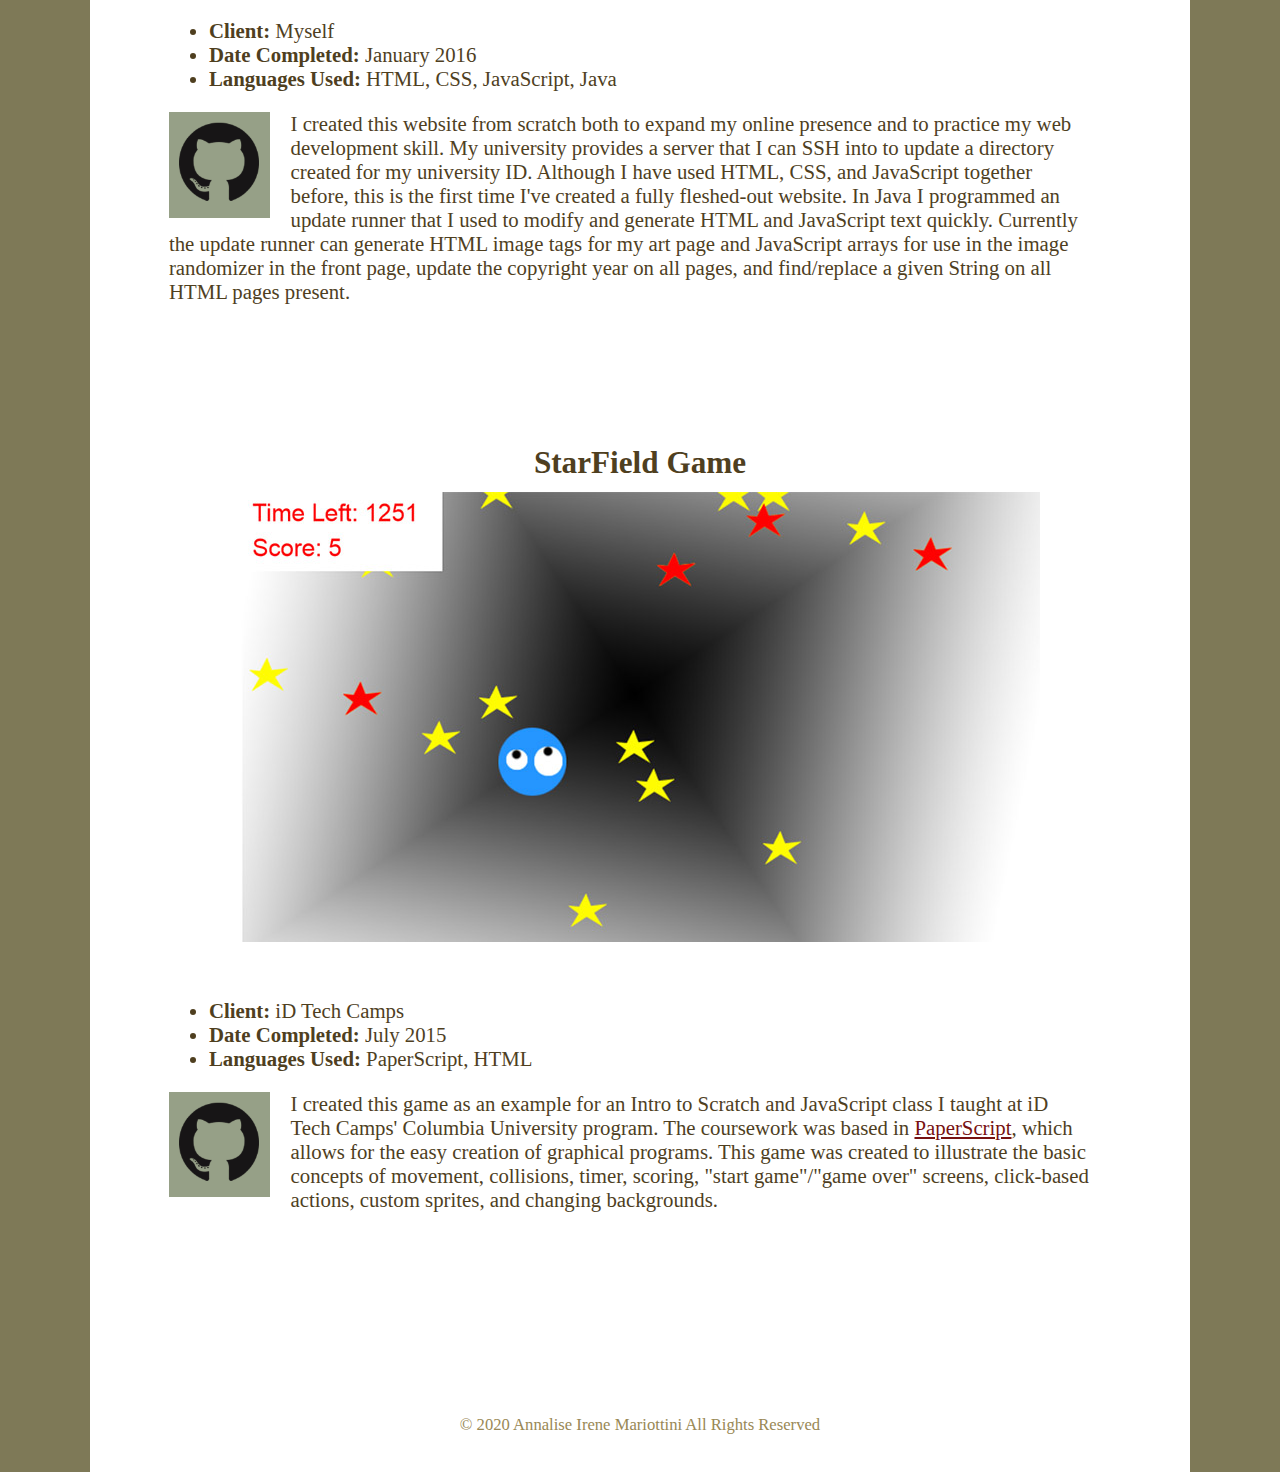
<file: code.html>
<!DOCTYPE html>
<html>
<head>
    <title>
        AIM - 
Code
    </title>
    <meta charset="UTF-8" />
    <meta name="Author" content="Annalise Irene Mariottini">
    <meta name="keywords" content="Irene Mariottini, art, artist, columbia, new york" lang="en-us">
    <link rel='shortcut icon' href='favicon.ico' type='image/x-icon'/>
    <link rel="stylesheet" type="text/css" href="css/main.css">
    <link rel="stylesheet" type="text/css" media="(max-device-width:769px)" href="css/mobile.css">
    <script src="js/main.js"></script>
    <script src="js/scroll.js"></script>
    <script src="js/dropDown.js"></script>
    <script src="js/overlay.js"></script>
</head>
<body id="top">
    <!--
    <a href="#top" id="logo" onclick="scrollToTop(); return false;">
        <span>&uarr;</span>
        <img src="images/logo192.png" height="50px" width="50px"/>
    </a>
    -->
   <nav>
        <ul>
            <li><a href="/"><img src="images/logo192.png" height="50px" width="50px" /></a></li>
            <li><a href="art.html">Art</a></li>
            <li><a href="code.html">Code</a></li>
            <!--
            <li><a href="blog.html">Blog</a></li>
            -->
            <li><a href="connect.html">Connect</a></li>
            <li><a href="about.html">About</a></li>
            <li class="slide" onclick="dropDown(this)">
                <a>Resume</a>
                <ul>
                    <li><a href="resume_art.pdf">Art</a></li>
                    <li><a href="resume_tech.pdf">Tech</a></li>
                </ul>
            </li>
        </ul>
            </nav>
    <header class="unstuck">
        <h1>
On My Laptop
        </h1>
        <div id="headlogo">
            <img src="images/logo512.png" alt="AIM Logo" height="200" width="200"/>
        </div>
        <p>
Samples of programs and projects.
        </p>
    </header>
    <div id="scrolling">
        <h2>Coding Portfolio</h2>
        <h3>Personal Website Version 1</h3>
        <div class="art_box" onmouseover="toggleTitle(this)" onmouseout="toggleTitle(this)">
            <img src="images/website_ex.jpg" alt="Screenshot of my homepage and text editor" height="450" width="800" />
            <span class="hidden">Screenshot of my workspace</span>
        </div>
        <div class="center" style="text-align:left;">
            <ul>
                <li><strong>Client:</strong> Myself</li>
                <li><strong>Date Completed:</strong> January 2016</li>
                <li><strong>Languages Used:</strong> HTML, CSS, JavaScript, Java</li>
            </ul>
            <a href="https://github.com/aim2120/personal_website" class="block_link" style="float:left; margin-right:1em;">
                <img src="images/github.png" alt="GitHub" height="80" width="80" />
            </a>
            I created this website from scratch both to expand my online presence and to practice my web development skill. My university provides a server that I can SSH into to update a directory created for my university ID. Although I have used HTML, CSS, and JavaScript together before, this is the first time I've created a fully fleshed-out website. In Java I programmed an update runner that I used to modify and generate HTML and JavaScript text quickly. Currently the update runner can generate HTML image tags for my art page and JavaScript arrays for use in the image randomizer in the front page, update the copyright year on all pages, and find/replace a given String on all HTML pages present.
        </div>
        <h3>StarField Game</h3>
        <a href="starfield/game.html" class="art_box" onmouseover="toggleTitle(this)" onmouseout="toggleTitle(this)">
            <img src="images/starfield.jpg" alt="Screenshot of gameplay" height="450" width="800" />
            <span class="hidden">Click to play!</span>
        </a>
        <div class="center" style="text-align:left;">
            <ul>
                <li><strong>Client:</strong> iD Tech Camps</li>
                <li><strong>Date Completed:</strong> July 2015</li>
                <li><strong>Languages Used:</strong> PaperScript, HTML</li>
            </ul>
            <a href="https://github.com/aim2120/starfield_game" class="block_link" style="float:left; margin-right:1em;">
                <img src="images/github.png" alt="GitHub" height="80" width="80" />
            </a>
            I created this game as an example for an Intro to Scratch and JavaScript class I taught at iD Tech Camps' Columbia University program. The coursework was based in <a href="http://paperjs.org/about/">PaperScript</a>, which allows for the easy creation of graphical programs. This game was created to illustrate the basic concepts of movement, collisions, timer, scoring, "start game"/"game over" screens, click-based actions, custom sprites, and changing backgrounds.
        </div>
        <footer>
            &copy; 2020 Annalise Irene Mariottini All Rights Reserved
        </footer>
    </div>
</body>
</html>
</file>
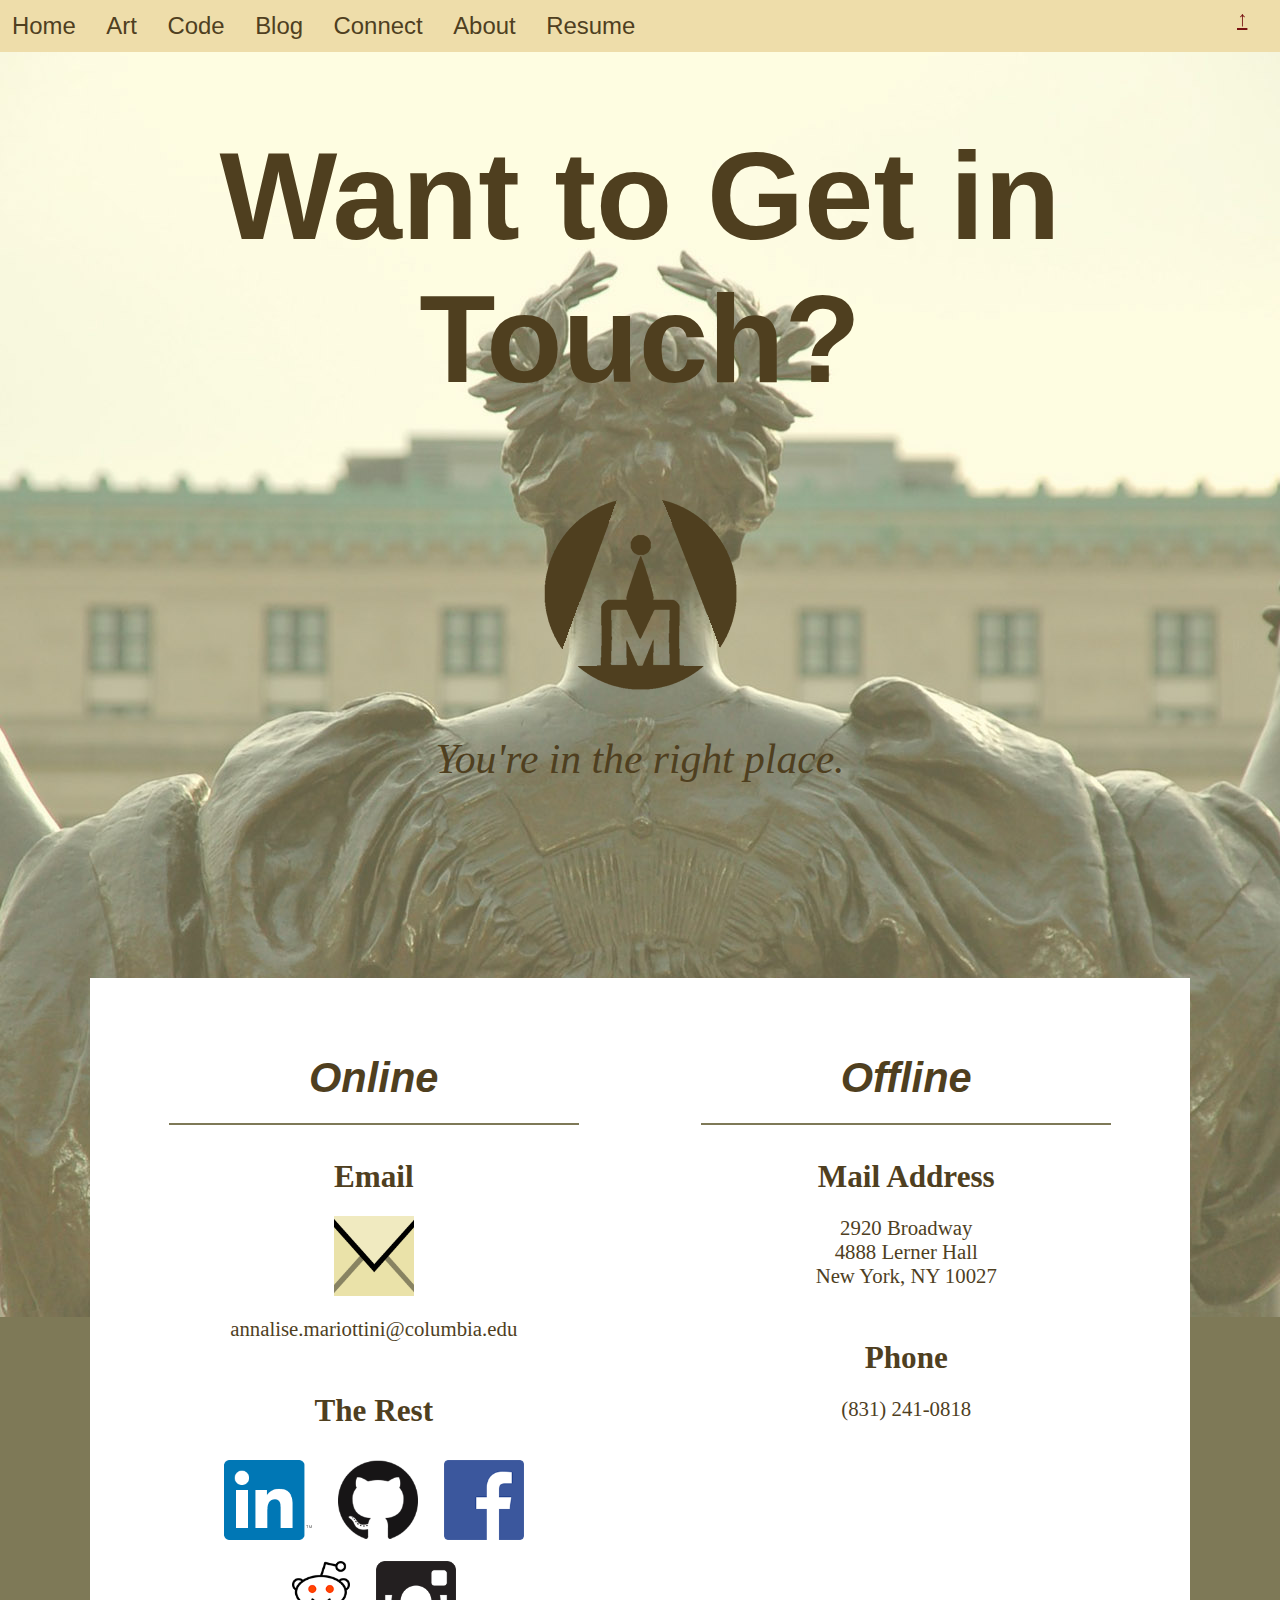
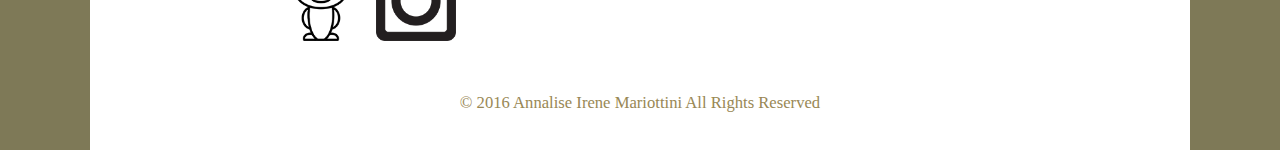
<file: connect.html>
<script src="js/mobileDrop.js"></script><!DOCTYPE html>
<html>
<head>
	<title>AIM - Contact</title>
	<meta charset="UTF-8" />
	<meta name="Author" content="Annalise Irene Mariottini">
	<meta name="keywords" content="Irene Mariottini, art, artist, columbia, new york" lang="en-us">
	<link rel='shortcut icon' href='favicon.ico' type='image/x-icon'/>
	<link rel="stylesheet" type="text/css" href="css/main.css">
	<link rel="stylesheet" type="text/css" media="(max-device-width:769px)" href="css/mobile.css">
	<script src="js/scroll.js"></script>
	<script src="js/mobileDrop.js"></script>
	<script src="js/even.js"></script>
</head>
<body id="top">
	<a href="#top" id="logo" onclick="scrollToTop(); return false;">&uarr;</a>
	<nav>
		<ul>
			<li><a href="index.html">Home</a></li>
			<li><a href="art.html">Art</a></li>
			<li><a href="code.html">Code</a></li>
			<li><a href="blog.html">Blog</a></li>
			<li><a href="connect.html">Connect</a></li>
			<li><a href="about.html">About</a></li>
			<li class="slide" onclick="dropDown(this)">
				<a>Resume</a>
				<ul>
					<li><a href="resume.pdf">General</a></li>
					<li><a href="resume_art.pdf">Art</a></li>
				</ul>
			</li>
		</ul>
	</nav>
	<header class="unstuck">
		<h1>Want to Get in Touch?</h1>
		<img src="images/logo_200.png" alt="AIM Logo" height="200" width="200"/>
		<p>
			You're in the right place.
		</p>
	</header>
	<div id="scrolling">
		<div class="left">
			<h2>Online</h2>
			<h3>Email</h3>
			<p class="little_block">
				<a href="mailto:annalise.mariottini@columbia.edu"><img src="images/mail.png" alt="E-mail" height="80" width="80" style="margin:0 1em 1em 1em;"/></a><br>
				annalise.mariottini@<wbr>columbia.edu
			</p>
			<h3>The Rest</h3>
			<ul class="spread_list horiz_list" style="text-align:center;">
				<li><a href="https://www.linkedin.com/in/amariottini"><img src="images/linkedin.png" alt="LinkedIn" height="80" width="88" /></a></li>
				<li><a href="https://www.github.com/aim2120"><img src="images/github.png" alt="GitHub" height="80" width="80" /></a></li>
				<li><a href="https://www.facebook.com/annaliseirene"><img src="images/facebook.png" alt="Facebook" height="80" width="80" /></a></li>
				<li><a href="https://www.reddit.com/user/aim2120"><img src="images/reddit.png" alt="Reddit" height="80" width="58" /></a></li>
				<li><a href="https://www.instagram.com/anleesemartini"><img src="images/instagram.png" alt="Instagram" height="80" width="80" /></a></li>
			</ul>
		</div>
		<div class="divide"></div>
		<div class="right">
			<h2>Offline</h2>
			<h3>Mail Address</h3>
			<p class="little_block">
				2920 Broadway<br>
				4888 Lerner Hall<br>
				New York, NY 10027
			</p>
			<h3>Phone</h3>
			<p class="little_block">
				(831) 241-0818
			</p>
		</div>
		<footer>
			&copy; 2016 Annalise Irene Mariottini All Rights Reserved
		</footer>
	</div>
	<script src="js/scrollUp.js"></script>
</body>
</html>
</file>
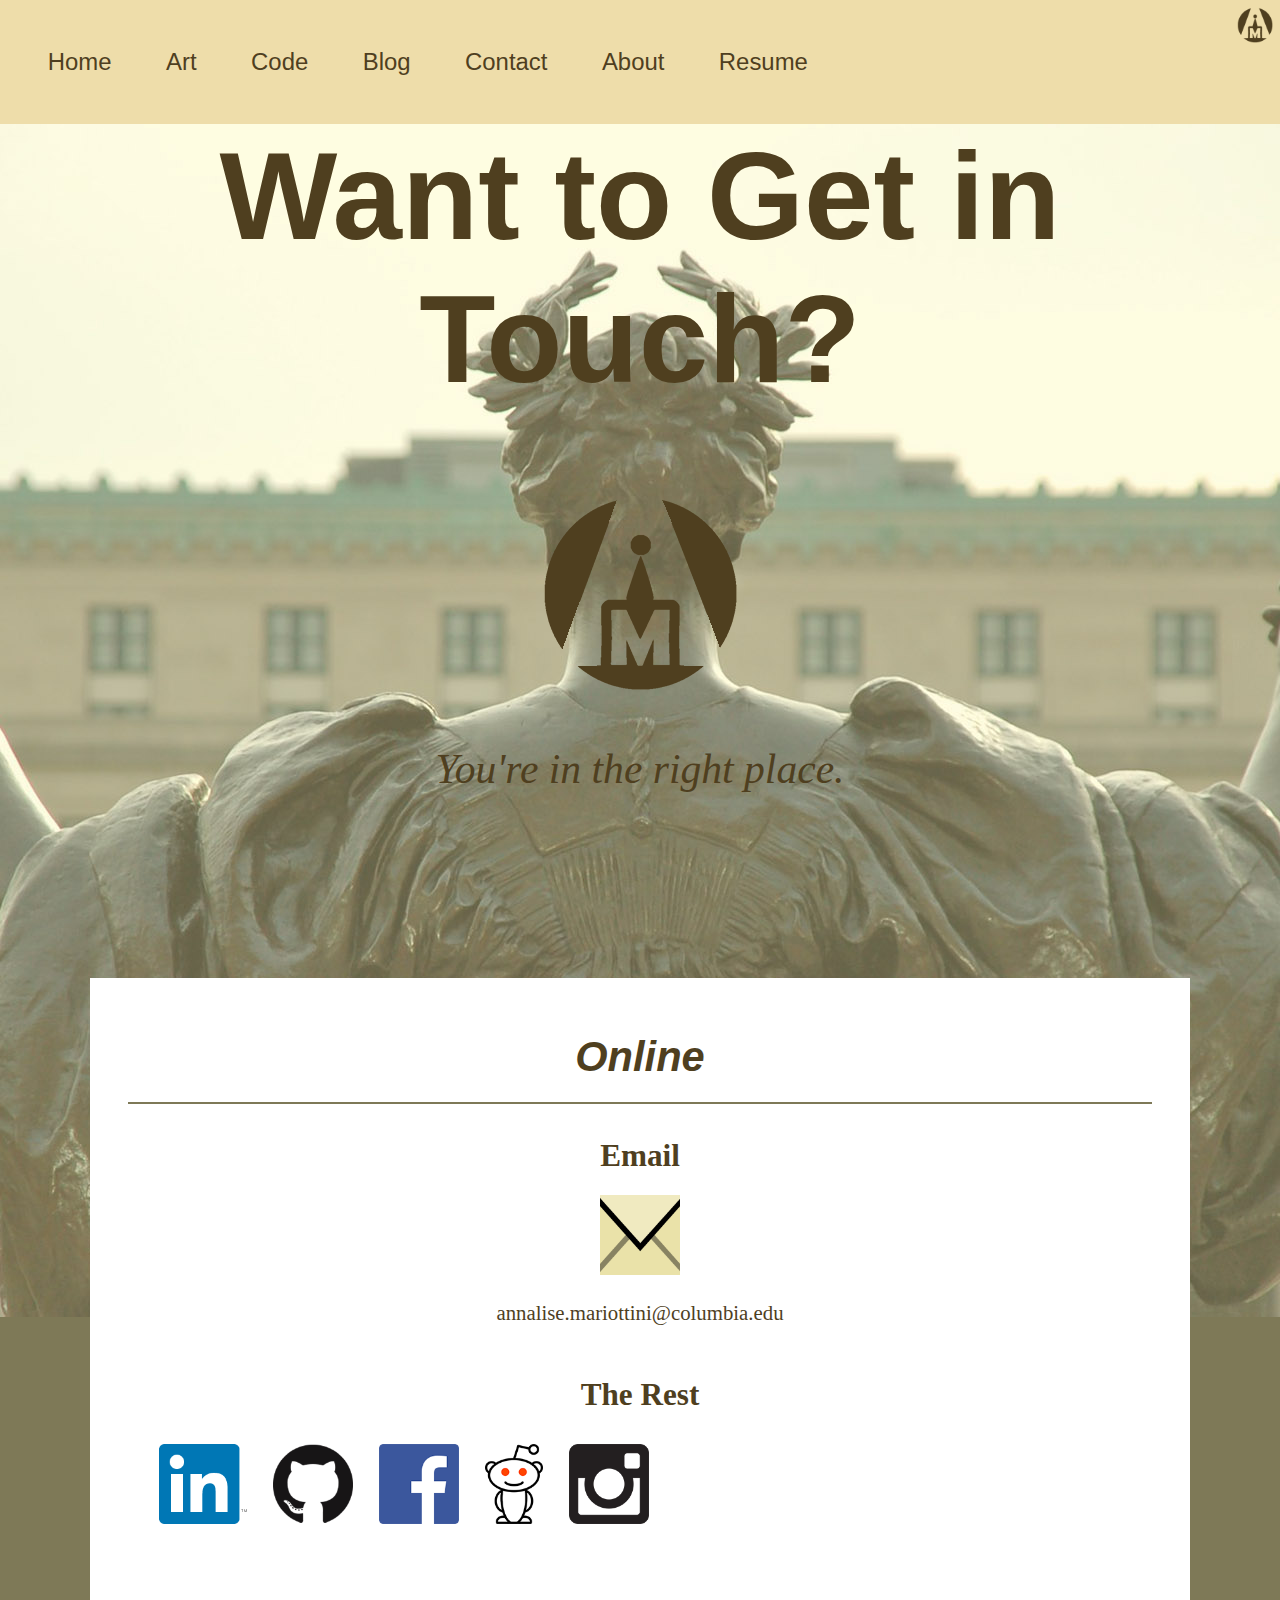
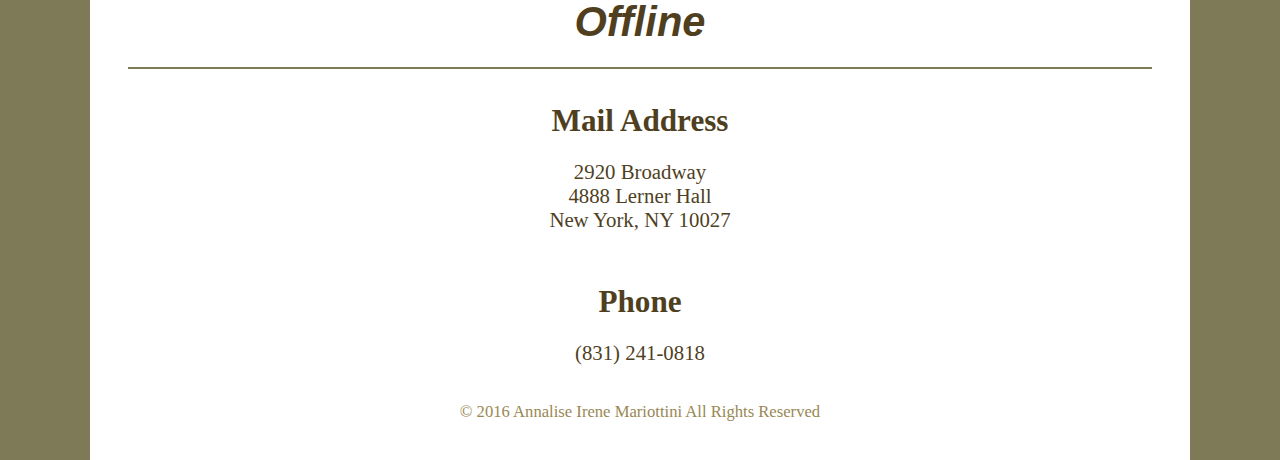
<file: contact.html>
<!DOCTYPE html>
<html>
<head>
	<title>AIM - Contact</title>
	<meta charset="UTF-8" />
	<meta name="Author" content="Annalise Irene Mariottini">
	<meta name="keywords" content="Annalise Mariottini, art, artist, columbia, new york" lang="en-us">
	<link rel='shortcut icon' href='favicon.ico' type='image/x-icon'/>
	<link rel="stylesheet" type="text/css" href="css/main.css">
	<link rel="stylesheet" type="text/css" media="(max-device-width:769px)" href="css/mobile.css">
	<script src="js/scroll.js"></script>
	<script src="js/even.js"></script>
</head>
<body>
	<a href="index.html" id="logo"><img src="images/logo_100.png" alt="AIM Logo" /></a>
	<nav>
		<ul class="horiz_list">
			<li><a href="index.html">Home</a></li>
			<li><a href="art.html">Art</a></li>
			<li><a href="code.html">Code</a></li>
			<li><a href="blog.html">Blog</a></li>
			<li><a href="contact.html">Contact</a></li>
			<li><a href="about.html">About</a></li>
			<li><a href="resume.pdf">Resume</a></li>
		</ul>
	</nav>
	<header class="unstuck">
		<h1>Want to Get in Touch?</h1>
		<img src="images/logo_200.png" alt="AIM Logo" height="200" width="200"/>
		<p>
			You're in the right place.
		</p>
	</header>
	<div id="scrolling">
		<div id="left">
			<h2>Online</h2>
			<h3>Email</h3>
			<p class="little_block">
				<a href="mailto:annalise.mariottini@columbia.edu"><img src="images/mail.png" alt="E-mail" height="80" width="80" style="margin:0 1em 1em 1em;"/></a><br>
				annalise.mariottini@<wbr>columbia.edu
			</p>
			<h3>The Rest</h3>
			<ul class="spread_list horiz_list">
				<li><a href="https://www.linkedin.com/in/amariottini"><img src="images/linkedin.png" alt="LinkedIn" height="80" width="88" /></a></li>
				<li><a href="https://www.github.com/aim2120"><img src="images/github.png" alt="GitHub" height="80" width="80" /></a></li>
				<li><a href="https://www.facebook.com/annaliseirene"><img src="images/facebook.png" alt="Facebook" height="80" width="80" /></a></li>
				<li><a href="https://www.reddit.com/user/aim2120"><img src="images/reddit.png" alt="Reddit" height="80" width="58" /></a></li>
				<li><a href="https://www.instagram.com/anleesemartini"><img src="images/instagram.png" alt="Instagram" height="80" width="80" /></a></li>
			</ul>
		</div>
		<div id="divide"></div>
		<div id="right">
			<h2>Offline</h2>
			<h3>Mail Address</h3>
			<p class="little_block">
				2920 Broadway<br>
				4888 Lerner Hall<br>
				New York, NY 10027
			</p>
			<h3>Phone</h3>
			<p class="little_block">
				(831) 241-0818
			</p>
		</div>
		<footer>
			&copy; 2016 Annalise Irene Mariottini All Rights Reserved
		</footer>
	</div>
</body>
</html>
</file>
<file: css/main.css>
body {
	background-color: #7E7957;
	font-family: Georgia, serif;
	color: #4F3F1F;
	font-size: 1.3em;
	margin: 0;
}
a {
	text-decoration: underline;
}
a:link {
	color: #771111;
}
a:visited {
	color: #550011;
}
div,p,nav,header,footer,section,aside {
	margin: 0;
	display: block;
	overflow: hidden;
}
#logo {
	position: fixed;
	top: 7px;
	right: 7px;
	height: 36px;
	width: 36px;
	z-index: 4000;
}
#logo img {
	height: 100%;
	width: auto;
}
nav {
	position: fixed;
    top: 0px;
    left: 0px;
    min-height: 50px;
	height: auto;
	width: 100%;
	background-color: #EDA;
	font-family: Futura, "Gill San MT", sans-serif;
	font-size: 115%;
	z-index: 2000;
}
nav > ul {
	float: left;
	margin: 0;
	padding: 0;
}
nav li {
	display: inline-block;
}
nav a {
	display: block;
	padding: 0.5em;
	text-decoration: none;
}
nav a:link {
	color: inherit;
}
nav a:visited {
	color: inherit;
}
.slide > a {
	display: inline-block;
}
.slide ul {
	padding: 0;
	background-color: #CB8;
	display: none;
}
.slide:hover ul {
	display: inline-block;
}
.slide li a:before {
	content: "\00BB		";
}
header {
	height: 1277px;
	width: 100%;
	background-color: #F5FFF0;
	background-image: url("../images/banner.jpg");
	background-position: center top;
	background-repeat: no-repeat;
	font-size: 200%;
	color: #4F3F1F;
	text-align: center;
    z-index: -200;
}
h1 {
	margin-left: auto;
	margin-right: auto;
	width: 80%;
	font-family: "Trebuchet MS", Helvetica, sans-serif;
	!font-family: Futura, "Gill San MT", sans-serif;
	font-size: 300%;
}
header p {
	margin: 1em auto;
	width: 80%;
	font-style: italic;
}
.unstuck {
	position: absolute;
	top: 40px;
}
.stuck {
	position: fixed;
	top: -300px;
}
#scrolling {
	position: absolute;
	top: 47em;
	left: 7%;
	min-height: 25em;
	height: auto;
	width: 80%;
	padding: 1em 3%;
	margin-bottom: 2em;
	background-color: #FFF;
	text-align: center;
	overflow: auto;
	z-index: -100;
}
h2 {
	font-family: "Trebuchet MS", Helvetica, sans-serif;
	font-size: 200%;
	font-style: italic;
	text-align: center;
	padding-bottom: 0.5em;
	border-width: 0 0 2px 0;
	border-color: #7E7957;
	border-style: solid;
}
h3 {
	font-size: 150%;
	margin: 1em 1em 0 1em;

}
.left {
	min-height: 20em;
	width: 40%;
	float: left;
	margin: 1em 0;
	padding: 0 4%;
}
.divide {
	height: 0;
	width: 2%;
	display: inline-block;
	margin: 1em auto;
	padding: 0;
	border-width: 0 2px;
	border-style: solid;
	border-color: #4F3F1F;
}
.right {
	min-height: 20em;
	width: 40%;
	float: right;
	margin: 1em 0;
	padding: 0 4%;
}
.center {
	min-height: 20em;
	width: 90%;
	margin: 1em 0;
	padding: 0 4%;
}
.art_box {
	display: inline-block;
	margin: 0.5em;
	position: relative;
}
.art_box span {
	display: block;
    position: absolute;
    top: 10px;
    width: 96%;
    padding: 2%;
	background-color: #FFF;
	font-size: 115%;
	font-style: italic;
	opacity: 0.7;
    filter: alpha(opacity=70);
}
.hidden {
    z-index: -10;
}
.visible {
    z-index: 10;
}
.art_box img {
	opacity: 1.0;
    filter: alpha(opacity=100);
    z-index: 1;
}
.horiz_list {
	list-style-type: none;
	padding: 0;
	margin: 1em;
}
.horiz_list li {
	display: inline-block;
	padding: 0.5em;
}
.spread_list {
	text-align: left;
	line-height: 1.5em;
}
.spread_list li {
	padding: 0.5em;
}
.block_link {
	display: block;
	text-align: center;
	padding: 0.5em;
	margin: 0;
	background-color: #96A087;
	font-style: italic;
	text-decoration: none;
}
.block_link:hover {
	background-color: #BCC6B1;
}
.little_block {
	display: block;
	padding: 1em;
}
aside {
	float: right;
	padding: 0.5em 1.5em;
	text-align: center;
	font-style: italic;
	font-weight: bolder;
	font-size: 150%;
	color: #964;
}
footer {
	position: relative;
	text-align: center;
	width: 100%;
	margin: 1em auto;
	font-size: 80%;
	color: #985;
}
</file>
<file: css/mobile.css>
body {
	font-size: 2em;
}
#logo {
	min-height: 55px;
	min-width: 55px;
	background-image: url("../images/logo_55.png");
}
nav {
	position: static;
	height: auto;
}
nav > ul {
	float: none;
	position: static;
	width: 100%;
	text-align: center;
}
nav > ul > li {
	display: block;
	border-width: 0 2px 2px 2px;
	border-style: solid;
	border-color: #4F3F1F;
}
.slide a {
	padding-left: 1em;
	padding-right: 1em;
}
#artnav {
	display: none;
}
header {
	position: static;
	font-size: 150%;
}
.unstuck {
	position: static;
}
.stuck {
	position: static;
}
#scrolling {
	position: static;
	width: 100%;
	margin: 0px;
	padding: 0px;
}
.left, .right {
	float: none;
	width: 90%;
}
.divide {
	display: block;
	height: 1em;
	width: 90%;
	margin: 2em auto;
	border-width: 2px 0;
}
.hidden {
    z-index: 10;
}
</file>
